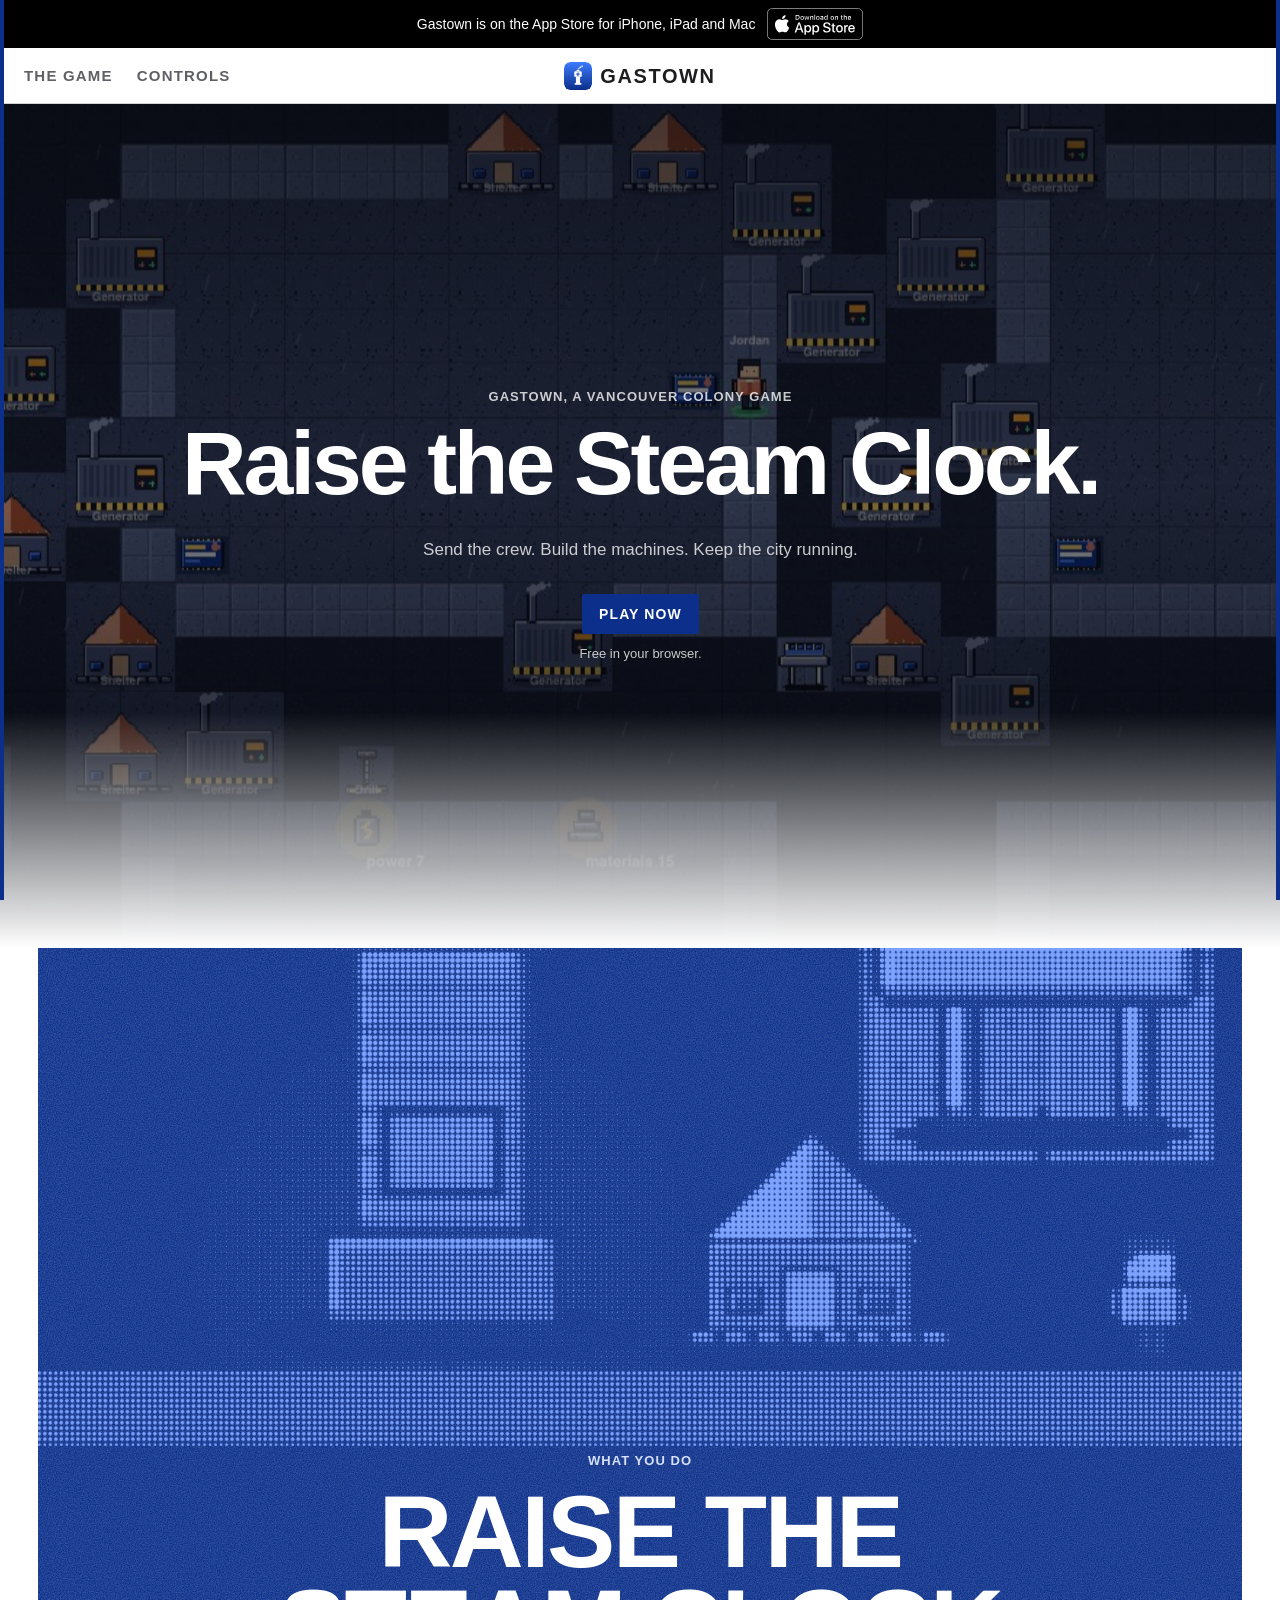
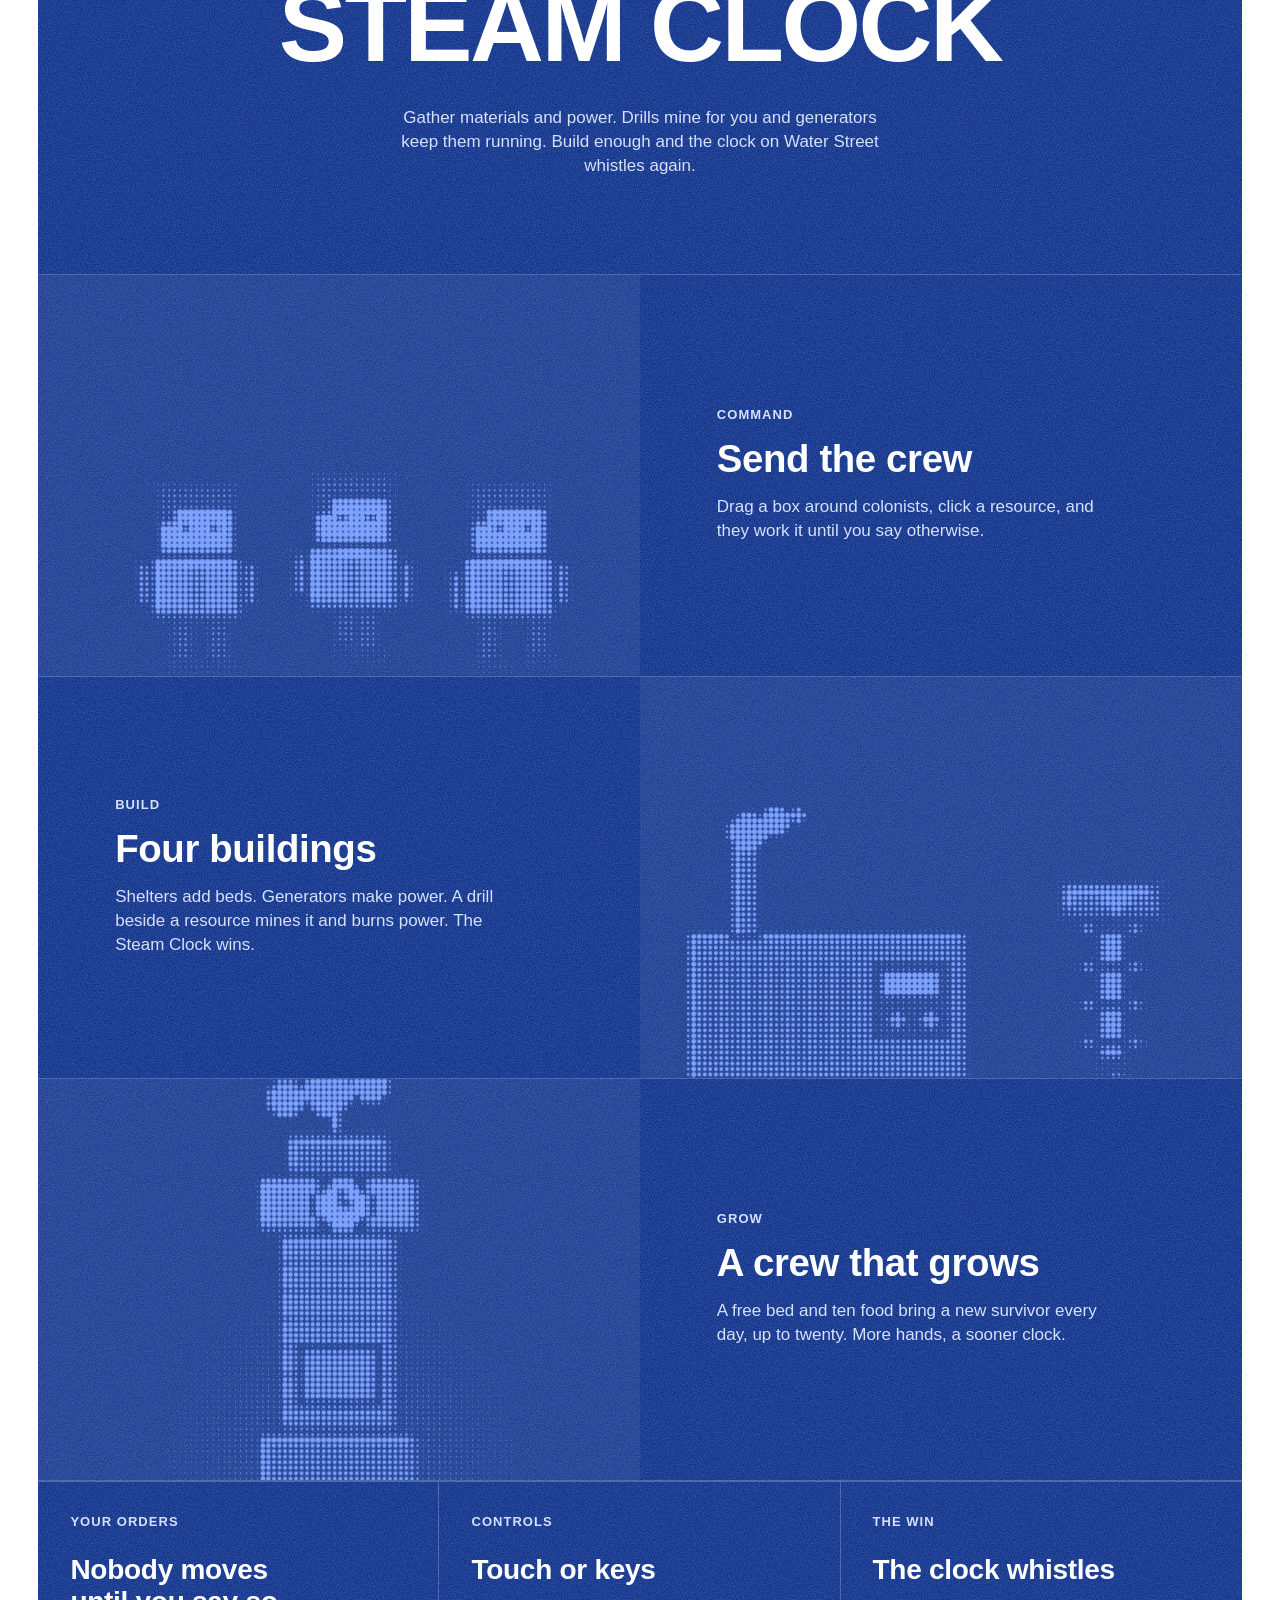
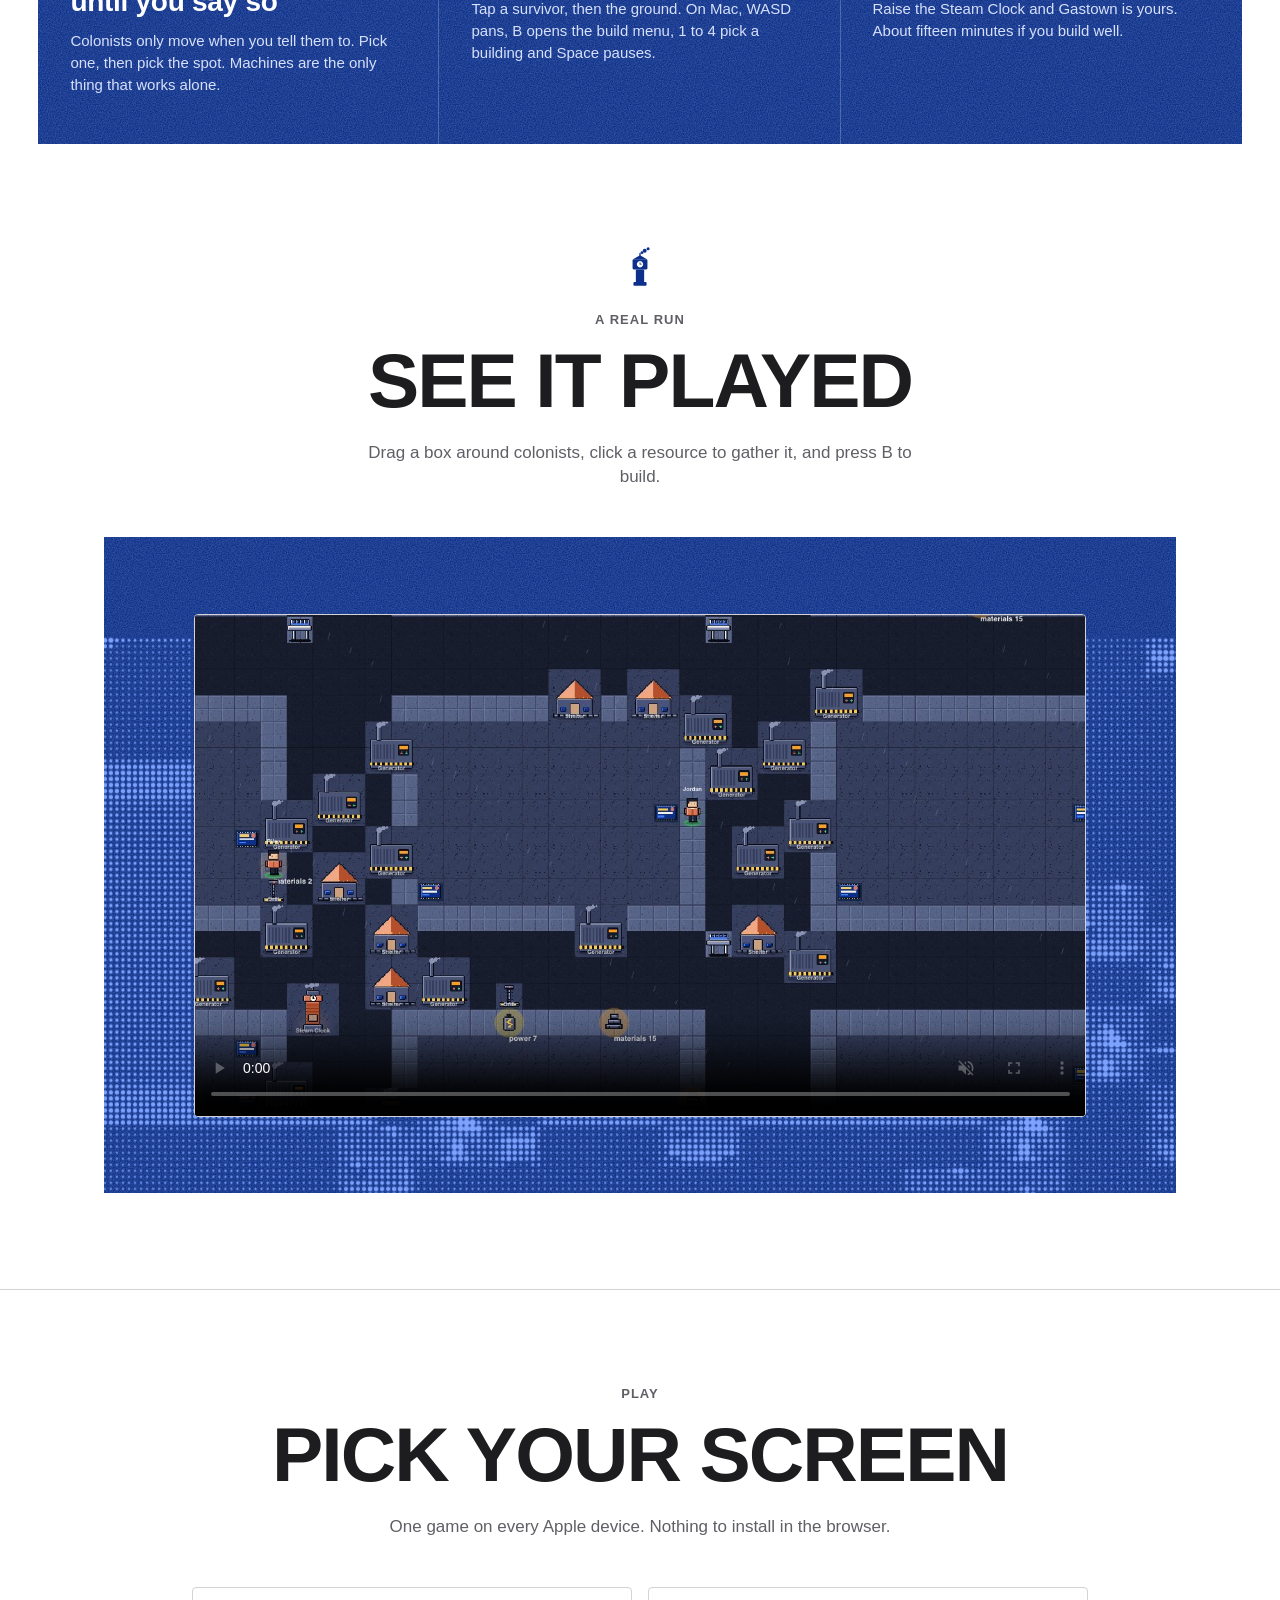
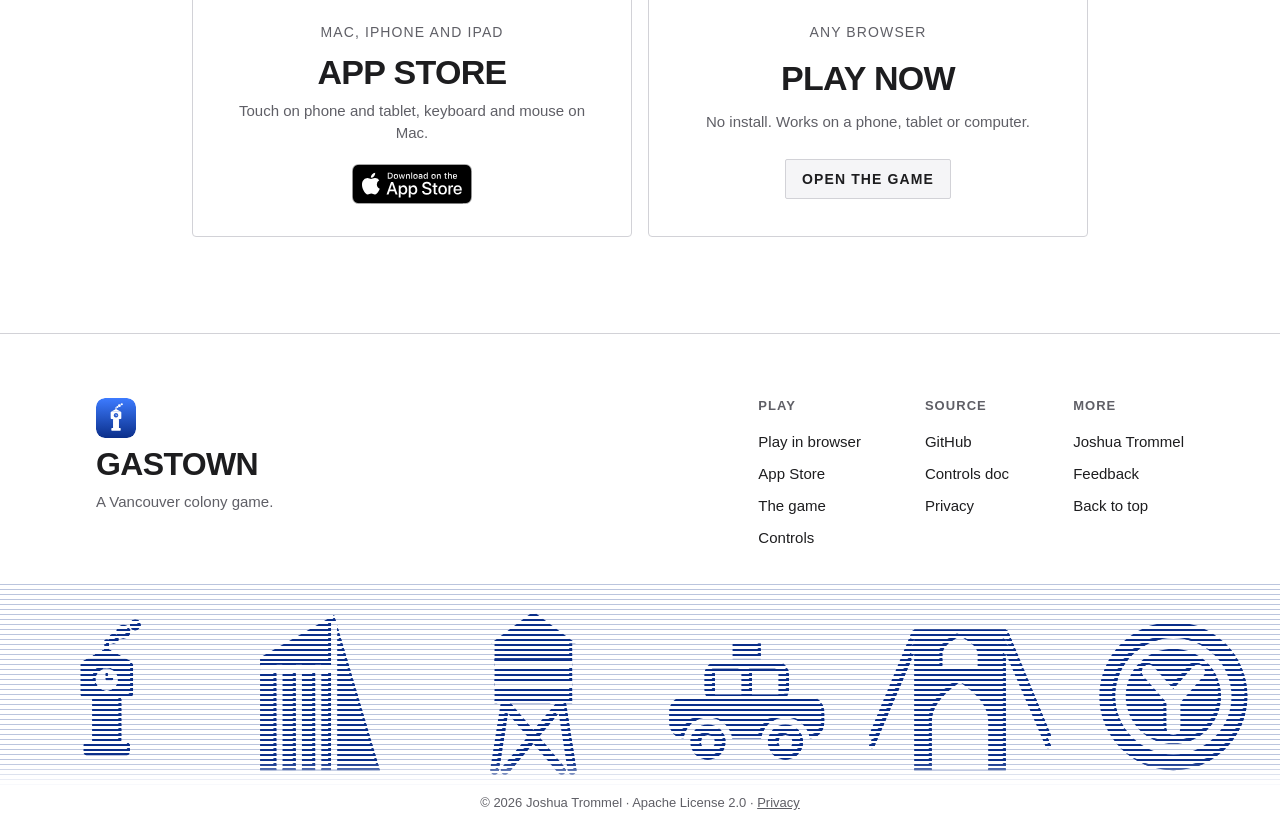
<file: landing/index.html>
<!DOCTYPE html>
<html lang="en">
<head>
<meta charset="UTF-8">
<meta name="viewport" content="width=device-width, initial-scale=1.0, viewport-fit=cover">
<title>Gastown. A Vancouver colony game.</title>
<meta name="description" content="Lead a small crew through rainy Vancouver. Send them to work, build drills and generators that run on their own, and raise the Gastown Steam Clock. On Mac, iPhone and iPad, and in your browser.">
<meta name="theme-color" content="#ffffff" media="(prefers-color-scheme: light)">
<meta name="theme-color" content="#05070d" media="(prefers-color-scheme: dark)">
<link rel="canonical" href="https://gastown.jaybulb.com/">
<link rel="icon" href="favicon.svg" type="image/svg+xml">
<link rel="apple-touch-icon" href="apple-touch-icon.png">
<meta property="og:type" content="website">
<meta property="og:site_name" content="Gastown">
<meta property="og:title" content="Gastown. A Vancouver colony game.">
<meta property="og:description" content="Lead a small crew through rainy Vancouver. Build machines that run on their own and raise the Steam Clock.">
<meta property="og:url" content="https://gastown.jaybulb.com/">
<meta property="og:image" content="https://gastown.jaybulb.com/og.png">
<meta name="twitter:card" content="summary_large_image">
<meta name="twitter:image" content="https://gastown.jaybulb.com/og.png">
<meta name="apple-itunes-app" content="app-id=6782618198">
<link rel="stylesheet" href="tokens.css">
<link rel="stylesheet" href="landing.css">
<script src="landing.js" defer></script>
</head>
<body>

<aside aria-label="App Store"><a class="store-bar" href="https://apps.apple.com/app/id6782618198"><span>Gastown is on the App Store for iPhone, iPad and Mac</span><img src="app-store.svg" alt="Download on the App Store" width="105" height="35"></a></aside>

<header class="nav" aria-label="Site">
  <nav class="nav-links" aria-label="Main">
    <a href="#features">The game</a>
    <a href="#controls">Controls</a>
  </nav>
  <a class="nav-brand" href="#top" aria-label="Gastown home"><img src="icon.svg" alt="" width="28" height="28"><span>Gastown</span></a>
  <div class="nav-end">
    <a class="btn btn-solid" href="app/">Play now</a>
  </div>
</header>

<!-- Art: halftone dot masks drawn from the game's own sprites and frames by scripts/gen_landing_art.py. No outside photos. -->
<main id="top">
<section class="hero" id="hero">
  <div class="hero-bg" aria-hidden="true">
    <video class="hero-video" src="hero.mp4" poster="hero-poster.jpg" autoplay muted loop playsinline preload="auto" data-parallax="0.35"></video>
  </div>
  <div class="wrap center hero-copy" data-parallax="0.3" data-fade>
    <p class="label">Gastown, a Vancouver colony game</p>
    <h1 class="hero-h1">Raise the Steam Clock.</h1>
    <p class="lead">Send the crew. Build the machines. Keep the city running.</p>
    <div class="cta">
      <a class="btn btn-solid" href="app/">Play now</a>
    </div>
    <p class="fine">Free in your browser.</p>
  </div>
</section>

<section class="band" id="features">
  <div class="band-head">
    <div class="art band-art" style="--img: url(art/band.png)" aria-hidden="true" data-parallax-art="0.2"></div>
    <div class="band-copy reveal">
      <p class="label">What you do</p>
      <h2>Raise the Steam Clock</h2>
      <p>Gather materials and power. Drills mine for you and generators keep them running. Build enough and the clock on Water Street whistles again.</p>
    </div>
  </div>
  <div class="frows">
    <article class="frow reveal"><div class="art" style="--img: url(art/crew.png)" aria-hidden="true" data-parallax-art="0.14"></div><div><p class="label">Command</p><h3>Send the crew</h3><p>Drag a box around colonists, click a resource, and they work it until you say otherwise.</p></div></article>
    <article class="frow reveal"><div class="art" style="--img: url(art/machines.png)" aria-hidden="true" data-parallax-art="0.14"></div><div><p class="label">Build</p><h3>Four buildings</h3><p>Shelters add beds. Generators make power. A drill beside a resource mines it and burns power. The Steam Clock wins.</p></div></article>
    <article class="frow reveal"><div class="art" style="--img: url(art/clock.png)" aria-hidden="true" data-parallax-art="0.14"></div><div><p class="label">Grow</p><h3>A crew that grows</h3><p>A free bed and ten food bring a new survivor every day, up to twenty. More hands, a sooner clock.</p></div></article>
  </div>
  <div class="cells" id="controls">
    <article class="cell reveal"><p class="label">Your orders</p><h3>Nobody moves until you say so</h3><p>Colonists only move when you tell them to. Pick one, then pick the spot. Machines are the only thing that works alone.</p></article>
    <article class="cell reveal"><p class="label">Controls</p><h3>Touch or keys</h3><p>Tap a survivor, then the ground. On Mac, WASD pans, B opens the build menu, 1 to 4 pick a building and Space pauses.</p></article>
    <article class="cell reveal"><p class="label">The win</p><h3>The clock whistles</h3><p>Raise the Steam Clock and Gastown is yours. About fifteen minutes if you build well.</p></article>
  </div>
</section>

<section class="sec field" id="film">
  <div class="wrap center">
    <div class="reveal">
      <i class="wing" aria-hidden="true"></i>
      <p class="label">A real run</p>
      <h2>See it played</h2>
      <p class="body">Drag a box around colonists, click a resource to gather it, and press B to build.</p>
    </div>
    <div class="stage film-stage reveal">
      <div class="art stage-art" style="--img: url(art/film.png)" aria-hidden="true" data-parallax-art="0.18"></div>
      <figure class="film">
        <video src="hero.mp4" poster="hero-poster.jpg" autoplay muted loop playsinline controls preload="metadata" aria-label="A real playthrough: drag a box around colonists, click a resource to gather, press B to build."></video>
      </figure>
    </div>
  </div>
</section>

<section class="sec plats" id="play">
  <div class="wrap center">
    <p class="label reveal">Play</p>
    <h2 class="reveal">Pick your screen</h2>
    <p class="body reveal">One game on every Apple device. Nothing to install in the browser.</p>
    <div class="plat-row">
      <div class="reveal"><small>Mac, iPhone and iPad</small><b>App Store</b><p>Touch on phone and tablet, keyboard and mouse on Mac.</p><a class="store-badge" href="https://apps.apple.com/app/id6782618198"><img src="app-store.svg" alt="Download on the App Store" width="150" height="50"></a></div>
      <div class="reveal"><small>Any browser</small><b>Play now</b><p>No install. Works on a phone, tablet or computer.</p><a class="btn btn-ghost" href="app/">Open the game</a></div>
    </div>
  </div>
</section>
</main>

<footer class="foot" id="footer">
  <div class="foot-top">
    <div class="foot-brand"><img src="icon.svg" alt="" width="40" height="40"><b>Gastown</b><p>A Vancouver colony game.</p></div>
    <nav class="foot-cols" aria-label="Footer">
      <div><p class="label">Play</p><a href="app/">Play in browser</a><a href="https://apps.apple.com/app/id6782618198">App Store</a><a href="#features">The game</a><a href="#controls">Controls</a></div>
      <div><p class="label">Source</p><a href="https://github.com/nulljosh/gastown">GitHub</a><a href="https://github.com/nulljosh/gastown/blob/main/docs/CONTROLS.md">Controls doc</a><a href="privacy.html">Privacy</a></div>
      <div><p class="label">More</p><a href="https://jaybulb.com">Joshua Trommel</a><a href="mailto:trommatic@icloud.com?subject=Gastown">Feedback</a><a href="#top">Back to top</a></div>
    </nav>
  </div>
  <div class="word-band" aria-hidden="true"><canvas class="word-canvas"></canvas></div>
  <p class="legal">&copy; 2026 Joshua Trommel &middot; Apache License 2.0 &middot; <a href="privacy.html">Privacy</a></p>
</footer>

<script src="footer-band.js" defer></script>
</body>
</html>
</file>
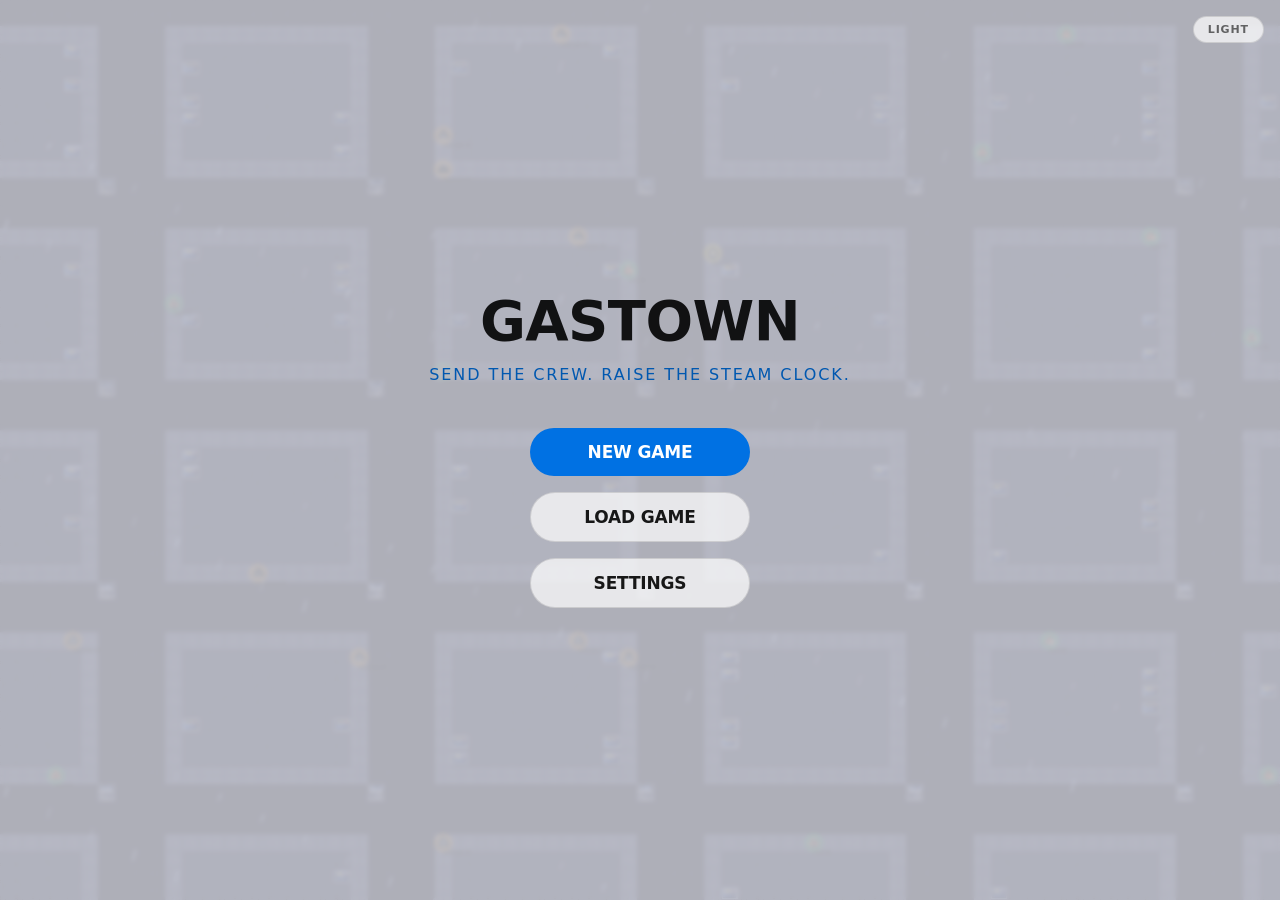
<file: web/index.html>
<!DOCTYPE html>
<html lang="en">
<head>
    <meta charset="UTF-8">
    <meta name="viewport" content="width=device-width, initial-scale=1.0, user-scalable=no">
<meta name="theme-color" content="#0b2f8a">
    <meta name="apple-mobile-web-app-capable" content="yes">
    <meta name="apple-mobile-web-app-status-bar-style" content="black-translucent">
    <title>Gastown</title>
    <link rel="icon" href="icon.svg" type="image/svg+xml">
    <link rel="stylesheet" href="style.css">
    <style>.embed .menu-title,.embed .menu-subtitle{display:none}</style>
    <script>if(/[?&]embed\b/.test(location.search))document.documentElement.classList.add('embed')</script>
</head>
<body>
    <canvas id="game"></canvas>

    <div id="menu">
        <button class="theme-toggle" id="menu-theme" type="button">Theme</button>
        <div class="menu-title">GASTOWN</div>
        <div class="menu-subtitle">Send the crew. Raise the Steam Clock.</div>
        <button class="menu-btn" id="menu-new">NEW GAME</button>
        <button class="menu-btn menu-btn-soft" id="menu-load">LOAD GAME</button>
        <button class="menu-btn menu-btn-soft" id="menu-settings">SETTINGS</button>
        <div class="menu-panel" id="menu-panel-load" hidden>
            <div id="menu-slots"></div>
        </div>
        <div class="menu-panel" id="menu-panel-settings" hidden>
            <div class="menu-load-title">DIFFICULTY</div>
            <div class="difficulty-picker" id="difficulty-picker">
                <button class="diff-btn" data-diff="easy">EASY</button>
                <button class="diff-btn" data-diff="medium">MEDIUM</button>
                <button class="diff-btn" data-diff="hard">HARD</button>
            </div>
            <div class="menu-load-title">HOW TO PLAY</div>
            <div class="howto">
                <div><b>Click</b> a survivor, or <b>drag a box</b> around a few</div>
                <div><b>Click the ground</b> to send them there</div>
                <div><b>Click a resource</b> and they work it until you say otherwise</div>
                <div><b>B</b> opens the build menu, <b>1-4</b> picks a building</div>
                <div><b>WASD</b> pans, <b>scroll</b> zooms, <b>Esc</b> deselects</div>
                <div>Generators make power. Drills on a resource burn power to mine it.</div>
                <div>Shelters add beds. A bed and 10 food brings a survivor each day.</div>
                <div>Win: raise the Beacon.</div>
            </div>
        </div>
    </div>

    <div id="hud">
        <div id="resource-bar"></div>
        <div id="build-menu"></div>
        <div id="colonist-panel"></div>
        <div id="game-log"></div>
        <div id="time-display"></div>
        <div id="minimap-container">
            <canvas id="minimap" width="150" height="150"></canvas>
        </div>
    </div>

    <div id="pause-overlay"></div>
    <div id="save-indicator">SAVED</div>
    <div id="settings-overlay"></div>
    <div id="tutorial-overlay"></div>

    <script type="module" src="js/main.js"></script>
    <script type="module" src="js/webmcp.js"></script>
</body>
</html>
</file>
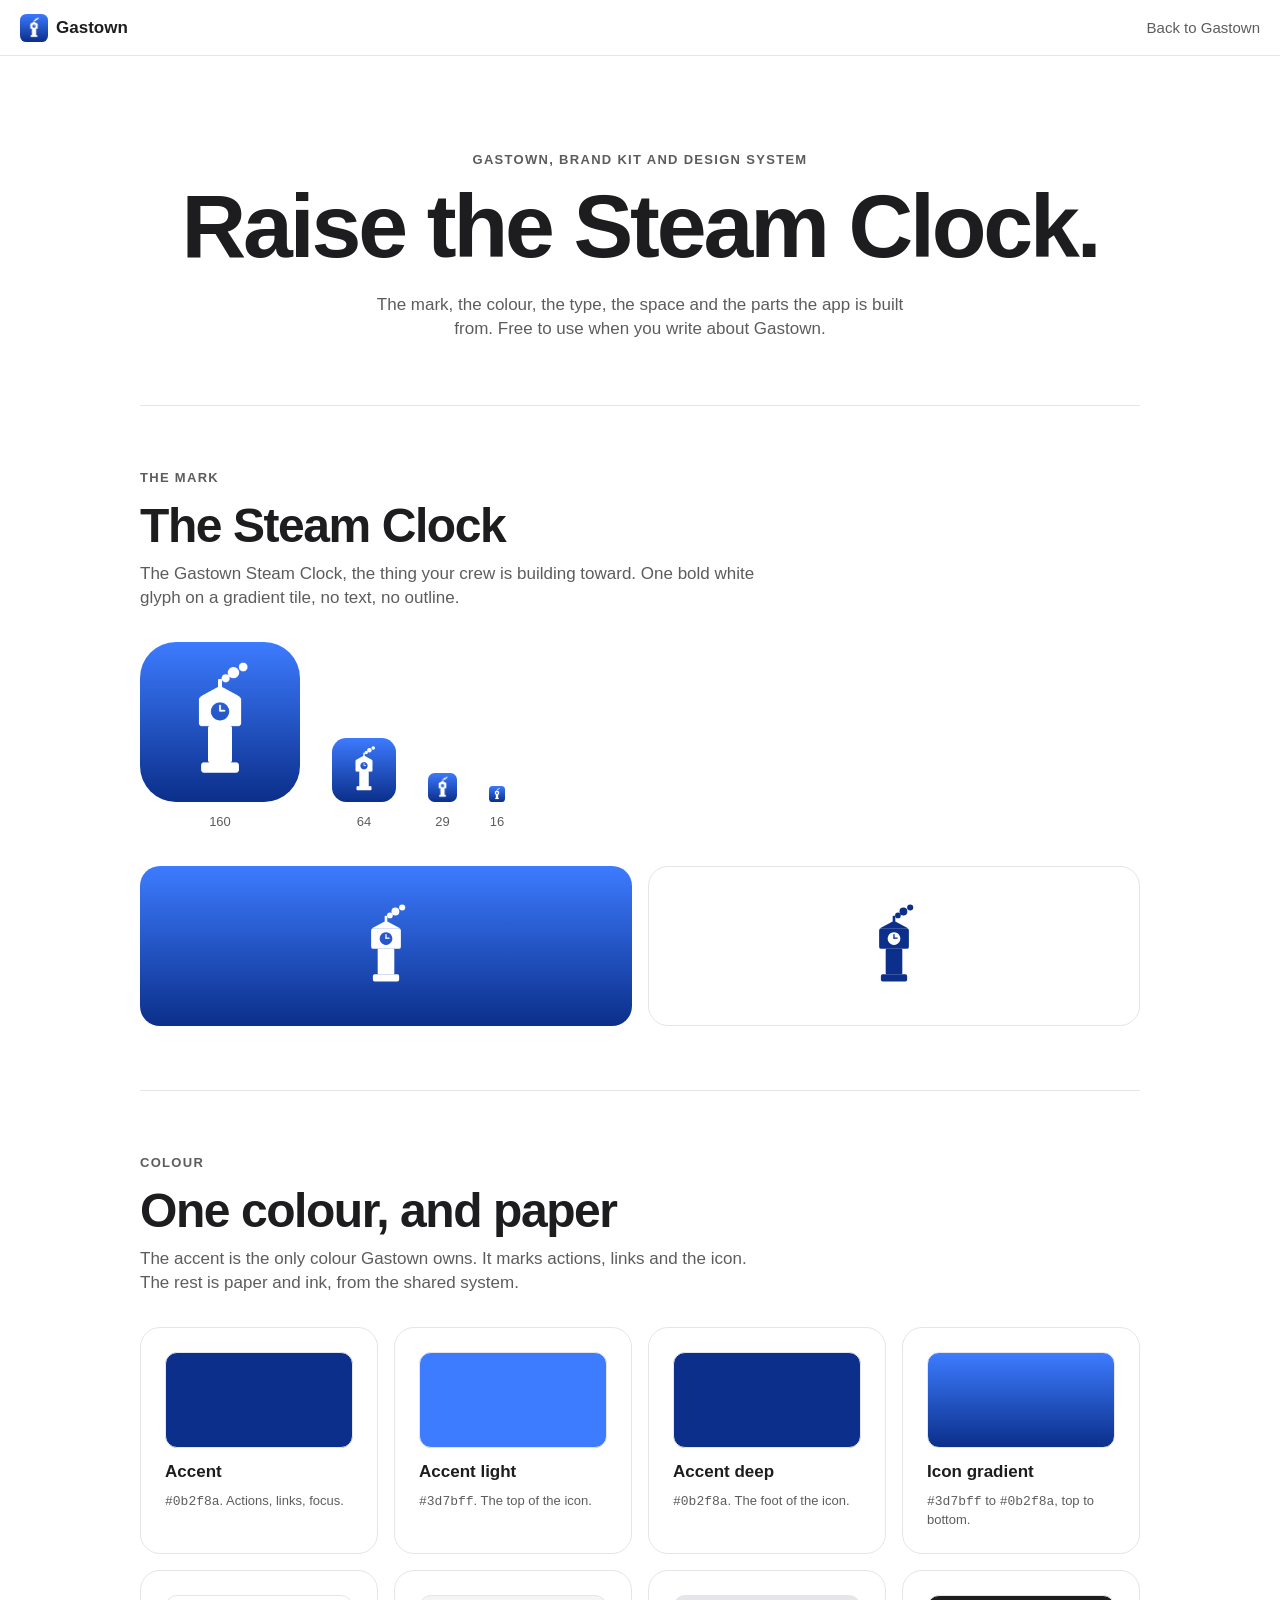
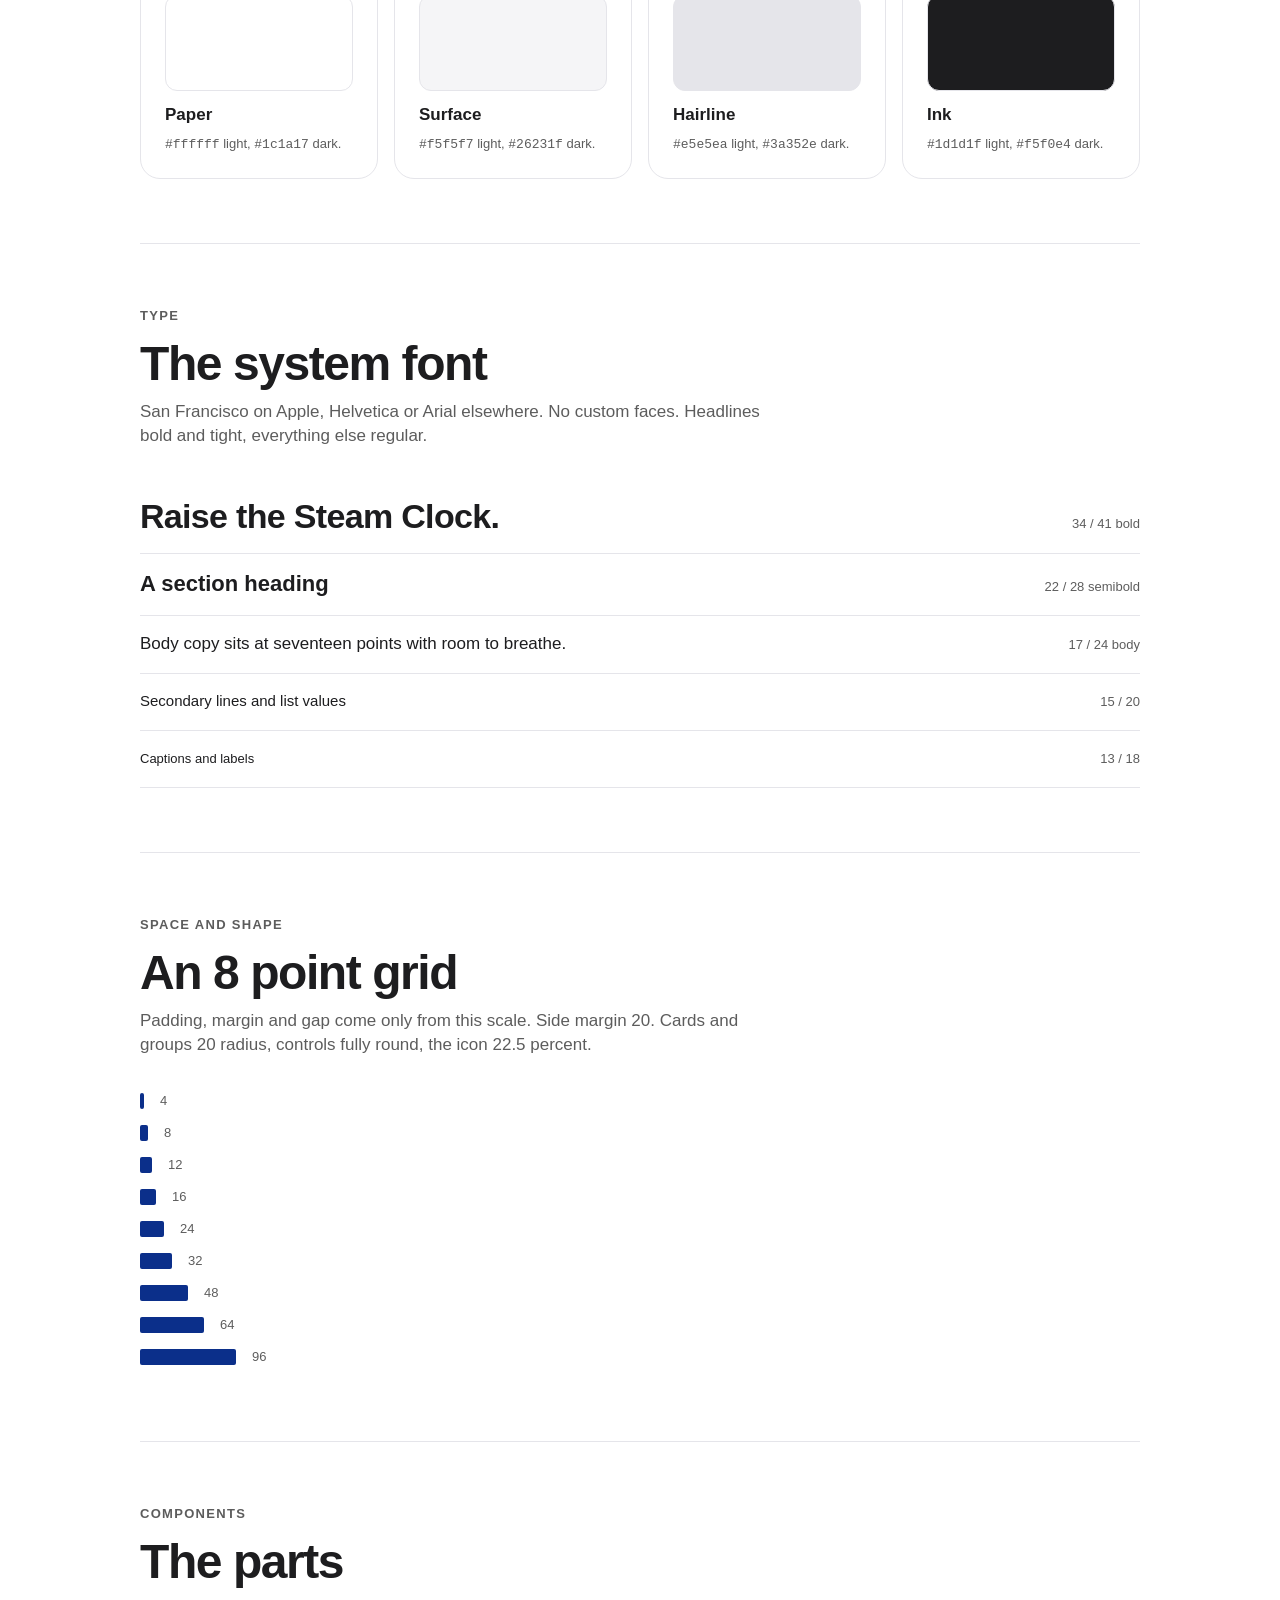
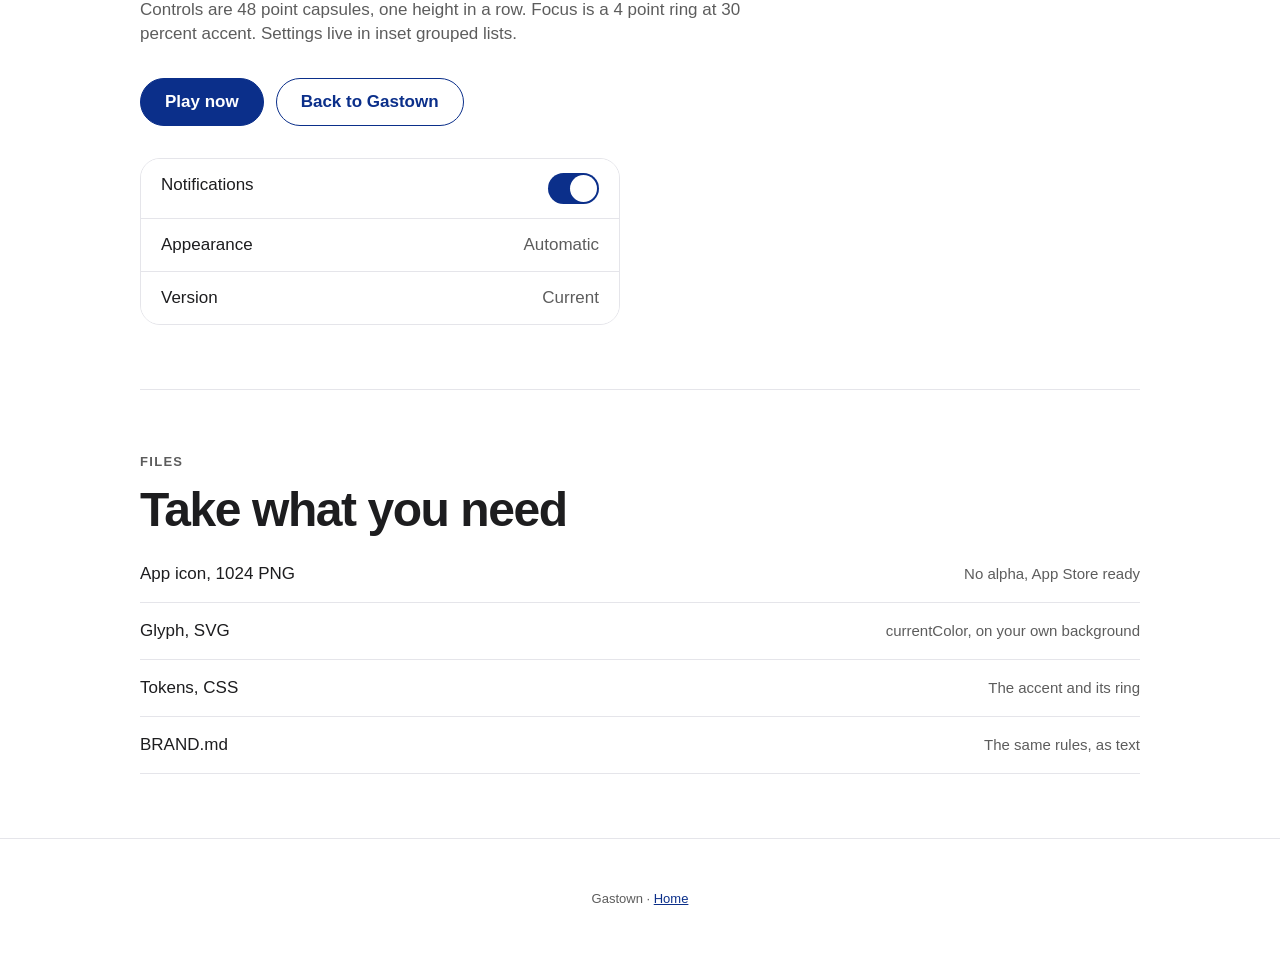
<file: landing/brand/index.html>
<!doctype html>
<html lang="en">
<head>
<meta charset="utf-8">
<meta name="viewport" content="width=device-width, initial-scale=1">
<title>Gastown brand kit</title>
<meta name="description" content="Gastown's mark, colour, type, space and components, in one page.">
<meta name="theme-color" content="#ffffff">
<link rel="icon" href="icon-1024.png">
<style>
@import url("https://jaybulb.com/tokens.css");
@import url("tokens.css");
/* written by make_brand_page.py; white paper in light mode, the shared tokens in dark */
@media (prefers-color-scheme: light) { :root { --color-bg: #fff; --color-bg2: #f5f5f7; --color-hairline: #e5e5ea; } }
:root { --a: #0b2f8a; --a-light: #3d7bff; --a-deep: #0b2f8a; --a-solid: #0b2f8a; --a-link: #0b2f8a; --ink: var(--color-text, #1d1d1f); --paper: var(--color-bg, #fff); --surface: var(--color-bg2, #f5f5f7); --line: var(--color-hairline, #e5e5ea); --sub: var(--color-secondary, rgba(0,0,0,.64)); }
@media (prefers-color-scheme: dark) { :root { --a-link: #3d7bff; } }
* { box-sizing: border-box; margin: 0; padding: 0; }
body { font-family: -apple-system, BlinkMacSystemFont, "SF Pro Text", "Helvetica Neue", Helvetica, Arial, sans-serif; font-size: 17px; line-height: 24px; color: var(--ink); background: var(--paper); -webkit-font-smoothing: antialiased; }
a { color: var(--a-link); }
.wrap { max-width: 1040px; margin: 0 auto; padding: 0 20px; }
.nav { position: sticky; top: 0; z-index: 5; display: flex; align-items: center; justify-content: space-between; height: 56px; padding: 0 20px; background: color-mix(in srgb, var(--paper) 88%, transparent); backdrop-filter: blur(16px); -webkit-backdrop-filter: blur(16px); border-bottom: 1px solid var(--line); }
.nav a { display: flex; align-items: center; gap: 8px; font-weight: 700; color: var(--ink); text-decoration: none; }
.nav img { width: 28px; height: 28px; border-radius: 22.5%; }
.nav .back { font-weight: 500; color: var(--sub); font-size: 15px; }
.label { font-size: 13px; line-height: 16px; font-weight: 600; letter-spacing: .1em; text-transform: uppercase; color: var(--sub); margin-bottom: 16px; }
header { padding: 96px 0 64px; text-align: center; }
h1 { font-size: clamp(44px, 7vw, 96px); line-height: .95; font-weight: 700; letter-spacing: -.035em; text-wrap: balance; }
header p:last-child { max-width: 560px; margin: 24px auto 0; color: var(--sub); }
section { padding: 64px 0; border-top: 1px solid var(--line); }
h2 { font-size: clamp(32px, 4vw, 48px); line-height: 1; font-weight: 700; letter-spacing: -.03em; margin-bottom: 12px; }
.intro { color: var(--sub); max-width: 620px; margin-bottom: 32px; }
.grid { display: grid; gap: 16px; grid-template-columns: repeat(auto-fill, minmax(200px, 1fr)); }
.card { border: 1px solid var(--line); border-radius: 20px; padding: 24px; background: var(--paper); }
.card small { display: block; color: var(--sub); font-size: 13px; line-height: 18px; margin-top: 8px; }
code { font: 13px/18px ui-monospace, SFMono-Regular, Menlo, monospace; }
.marks { display: flex; flex-wrap: wrap; align-items: flex-end; gap: 32px; }
.marks figure { text-align: center; }
.marks img { display: block; border-radius: 22.5%; margin: 0 auto 8px; }
.marks figcaption { font-size: 13px; color: var(--sub); }
.mark-on { display: grid; grid-template-columns: 1fr 1fr; gap: 16px; margin-top: 32px; }
.mark-on div { height: 160px; border-radius: 20px; display: grid; place-items: center; border: 1px solid var(--line); }
.mark-on i { display: block; width: 112px; height: 112px; background: currentColor; -webkit-mask: url(mark.svg) center / contain no-repeat; mask: url(mark.svg) center / contain no-repeat; }
.mark-on .on-accent { background: linear-gradient(var(--a-light), var(--a-deep)); color: #fff; border: 0; }
.mark-on .on-paper { color: var(--a-link); }
.sw { height: 96px; border-radius: 12px; margin-bottom: 12px; border: 1px solid var(--line); }
.type p { border-bottom: 1px solid var(--line); padding: 16px 0; display: flex; justify-content: space-between; align-items: baseline; gap: 16px; }
.type p span:last-child { color: var(--sub); font-size: 13px; white-space: nowrap; }
.t34 { font-size: 34px; line-height: 41px; font-weight: 700; letter-spacing: -.02em; } .t22 { font-size: 22px; line-height: 28px; font-weight: 600; } .t15 { font-size: 15px; line-height: 20px; } .t13 { font-size: 13px; line-height: 18px; }
.space div { display: flex; align-items: center; gap: 16px; margin-bottom: 8px; font-size: 13px; color: var(--sub); }
.space b { display: block; height: 16px; background: var(--a); border-radius: 2px; }
.row { display: flex; flex-wrap: wrap; gap: 12px; align-items: center; }
.btn { height: 48px; padding: 0 24px; border-radius: 999px; display: inline-flex; align-items: center; font-weight: 600; font-size: 17px; text-decoration: none; border: 1px solid var(--a-solid); white-space: nowrap; }
.btn-solid { background: var(--a-solid); color: #ffffff; }
.btn-ghost { background: var(--paper); color: var(--a-link); border-color: var(--a-link); }
.btn:focus-visible { outline: 4px solid color-mix(in srgb, var(--a) 30%, transparent); outline-offset: 2px; }
.list { margin-top: 32px; border: 1px solid var(--line); border-radius: 20px; overflow: hidden; max-width: 480px; }
.list div { display: flex; justify-content: space-between; padding: 14px 20px; border-bottom: 1px solid var(--line); background: var(--paper); }
.list div:last-child { border-bottom: 0; }
.list span:last-child { color: var(--sub); }
.tog { width: 51px; height: 31px; border-radius: 999px; background: var(--a-solid); position: relative; }
.tog::after { content: ""; position: absolute; top: 2px; right: 2px; width: 27px; height: 27px; border-radius: 50%; background: #fff; }
.files a { display: flex; justify-content: space-between; gap: 16px; padding: 16px 0; border-bottom: 1px solid var(--line); color: var(--ink); text-decoration: none; }
.files a span:last-child { color: var(--sub); font-size: 15px; text-align: right; }
.files a:hover span:first-child { color: var(--a-link); }
footer { padding: 48px 0; text-align: center; font-size: 13px; color: var(--sub); border-top: 1px solid var(--line); }
@media (max-width: 600px) { .mark-on { grid-template-columns: 1fr; } .type p { flex-direction: column; gap: 4px; } }
</style>
</head>
<body>
<nav class="nav" aria-label="Main"><a href="/"><img src="icon-1024.png" alt="">Gastown</a><a class="back" href="/">Back to Gastown</a></nav>
<main class="wrap">
  <header>
    <p class="label">Gastown, brand kit and design system</p>
    <h1>Raise the Steam Clock.</h1>
    <p>The mark, the colour, the type, the space and the parts the app is built from. Free to use when you write about Gastown.</p>
  </header>

  <section aria-labelledby="mark-h">
    <p class="label">The mark</p>
    <h2 id="mark-h">The Steam Clock</h2>
    <p class="intro">The Gastown Steam Clock, the thing your crew is building toward. One bold white glyph on a gradient tile, no text, no outline.</p>
    <div class="marks">
      <figure><img src="icon-1024.png" width="160" height="160" alt="The Gastown icon at 160 pixels"><figcaption>160</figcaption></figure>
      <figure><img src="icon-1024.png" width="64" height="64" alt="The Gastown icon at 64 pixels"><figcaption>64</figcaption></figure>
      <figure><img src="icon-1024.png" width="29" height="29" alt="The Gastown icon at 29 pixels"><figcaption>29</figcaption></figure>
      <figure><img src="icon-1024.png" width="16" height="16" alt="The Gastown icon at 16 pixels"><figcaption>16</figcaption></figure>
    </div>
    <div class="mark-on">
      <div class="on-accent"><i role="img" aria-label="The glyph on the gradient tile"></i></div>
      <div class="on-paper"><i role="img" aria-label="The glyph in the accent on paper"></i></div>
    </div>
  </section>

  <section aria-labelledby="colour-h">
    <p class="label">Colour</p>
    <h2 id="colour-h">One colour, and paper</h2>
    <p class="intro">The accent is the only colour Gastown owns. It marks actions, links and the icon. The rest is paper and ink, from the shared system.</p>
    <div class="grid">
      <div class="card"><div class="sw" style="background:#0b2f8a"></div><b>Accent</b><small><code>#0b2f8a</code>. Actions, links, focus.</small></div>
      <div class="card"><div class="sw" style="background:#3d7bff"></div><b>Accent light</b><small><code>#3d7bff</code>. The top of the icon.</small></div>
      <div class="card"><div class="sw" style="background:#0b2f8a"></div><b>Accent deep</b><small><code>#0b2f8a</code>. The foot of the icon.</small></div>
      <div class="card"><div class="sw" style="background:linear-gradient(#3d7bff,#0b2f8a)"></div><b>Icon gradient</b><small><code>#3d7bff</code> to <code>#0b2f8a</code>, top to bottom.</small></div>
      <div class="card"><div class="sw" style="background:#fff"></div><b>Paper</b><small><code>#ffffff</code> light, <code>#1c1a17</code> dark.</small></div>
      <div class="card"><div class="sw" style="background:#f5f5f7"></div><b>Surface</b><small><code>#f5f5f7</code> light, <code>#26231f</code> dark.</small></div>
      <div class="card"><div class="sw" style="background:#e5e5ea"></div><b>Hairline</b><small><code>#e5e5ea</code> light, <code>#3a352e</code> dark.</small></div>
      <div class="card"><div class="sw" style="background:#1d1d1f"></div><b>Ink</b><small><code>#1d1d1f</code> light, <code>#f5f0e4</code> dark.</small></div>
    </div>
  </section>

  <section aria-labelledby="type-h">
    <p class="label">Type</p>
    <h2 id="type-h">The system font</h2>
    <p class="intro">San Francisco on Apple, Helvetica or Arial elsewhere. No custom faces. Headlines bold and tight, everything else regular.</p>
    <div class="type">
      <p><span class="t34">Raise the Steam Clock.</span><span>34 / 41 bold</span></p>
      <p><span class="t22">A section heading</span><span>22 / 28 semibold</span></p>
      <p><span>Body copy sits at seventeen points with room to breathe.</span><span>17 / 24 body</span></p>
      <p><span class="t15">Secondary lines and list values</span><span>15 / 20</span></p>
      <p><span class="t13">Captions and labels</span><span>13 / 18</span></p>
    </div>
  </section>

  <section aria-labelledby="space-h">
    <p class="label">Space and shape</p>
    <h2 id="space-h">An 8 point grid</h2>
    <p class="intro">Padding, margin and gap come only from this scale. Side margin 20. Cards and groups 20 radius, controls fully round, the icon 22.5 percent.</p>
    <div class="space">
      <div><b style="width:4px"></b>4</div><div><b style="width:8px"></b>8</div><div><b style="width:12px"></b>12</div><div><b style="width:16px"></b>16</div>
      <div><b style="width:24px"></b>24</div><div><b style="width:32px"></b>32</div><div><b style="width:48px"></b>48</div><div><b style="width:64px"></b>64</div><div><b style="width:96px"></b>96</div>
    </div>
  </section>

  <section aria-labelledby="parts-h">
    <p class="label">Components</p>
    <h2 id="parts-h">The parts</h2>
    <p class="intro">Controls are 48 point capsules, one height in a row. Focus is a 4 point ring at 30 percent accent. Settings live in inset grouped lists.</p>
    <div class="row">
      <a class="btn btn-solid" href="/app/">Play now</a>
      <a class="btn btn-ghost" href="/">Back to Gastown</a>
    </div>
    <div class="list" aria-hidden="true">
      <div><span>Notifications</span><span class="tog"></span></div>
      <div><span>Appearance</span><span>Automatic</span></div>
      <div><span>Version</span><span>Current</span></div>
    </div>
  </section>

  <section aria-labelledby="files-h">
    <p class="label">Files</p>
    <h2 id="files-h">Take what you need</h2>
    <div class="files">
      <a href="icon-1024.png" download><span>App icon, 1024 PNG</span><span>No alpha, App Store ready</span></a>
      <a href="mark.svg" download><span>Glyph, SVG</span><span>currentColor, on your own background</span></a>
      <a href="tokens.css" download><span>Tokens, CSS</span><span>The accent and its ring</span></a>
      <a href="https://github.com/nulljosh/gastown/blob/main/brand/BRAND.md"><span>BRAND.md</span><span>The same rules, as text</span></a>
    </div>
  </section>
</main>
<footer>Gastown &middot; <a href="/">Home</a></footer>
</body>
</html>
</file>
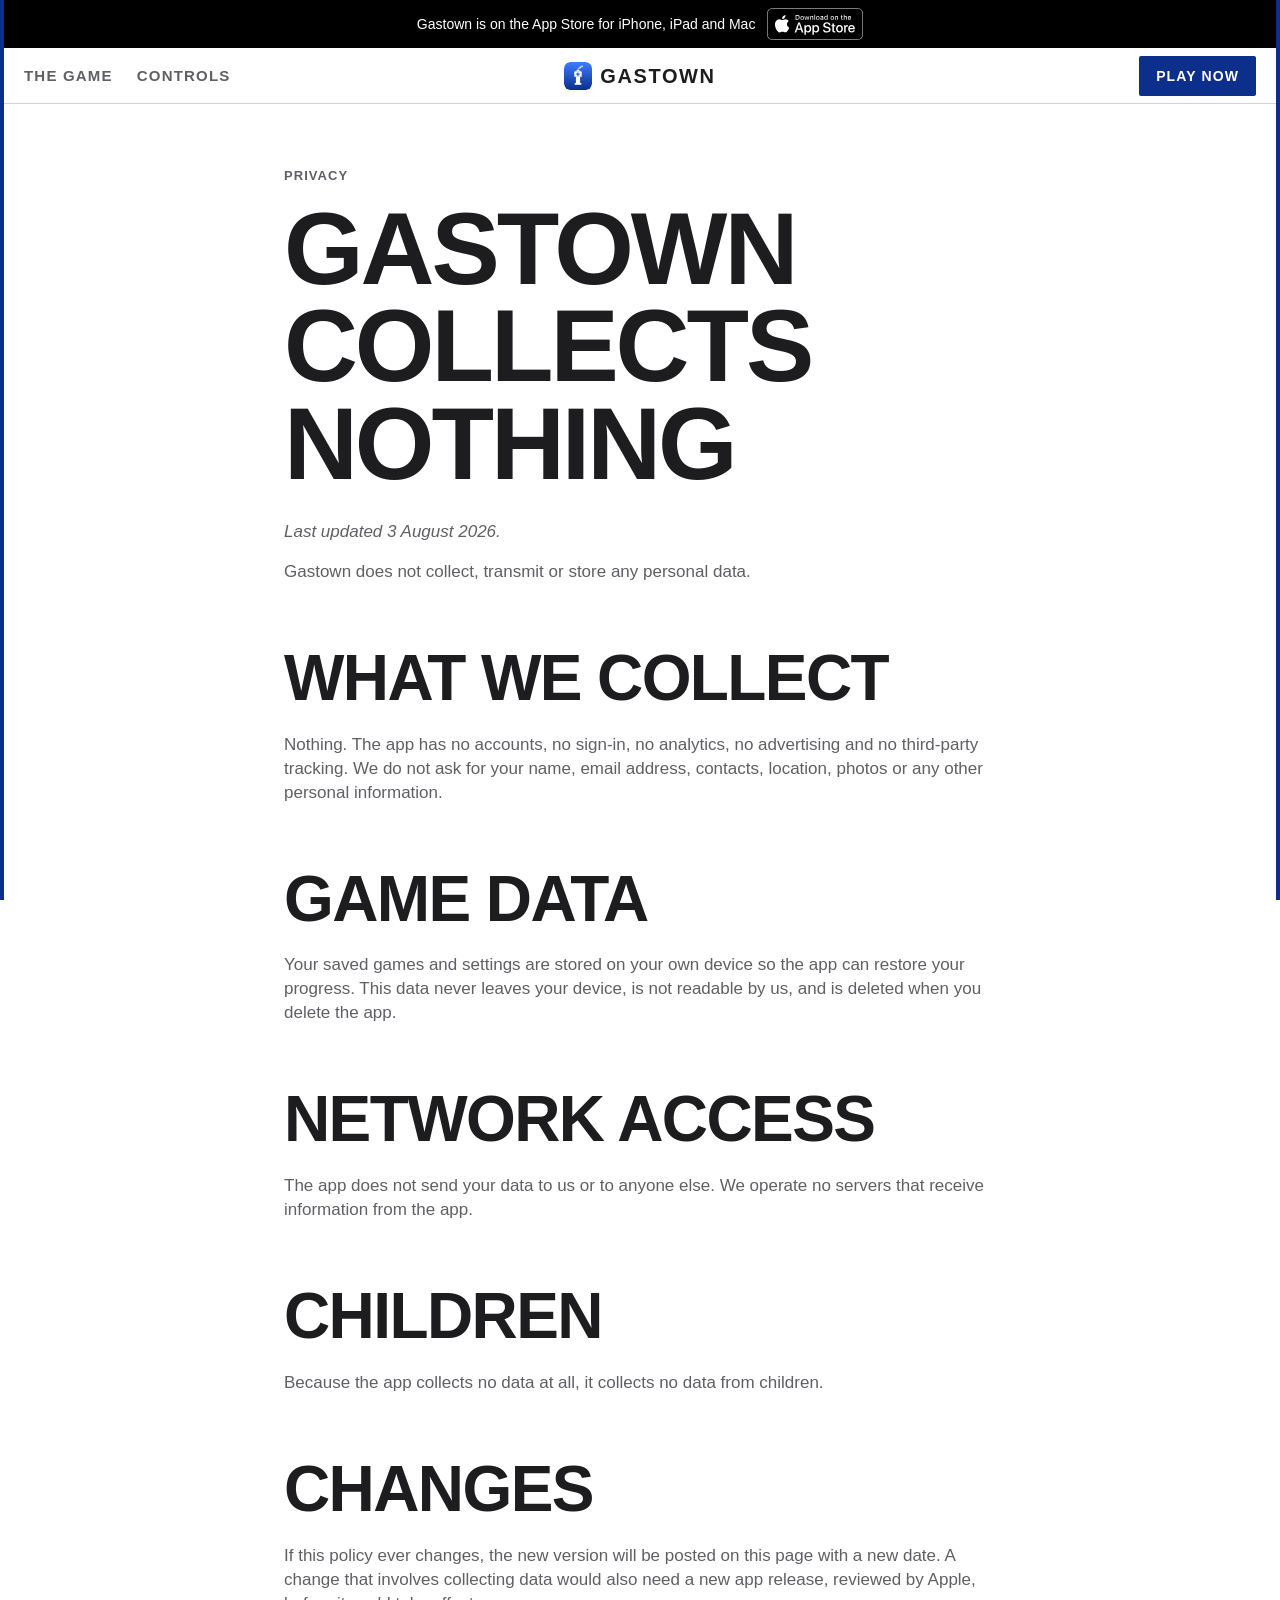
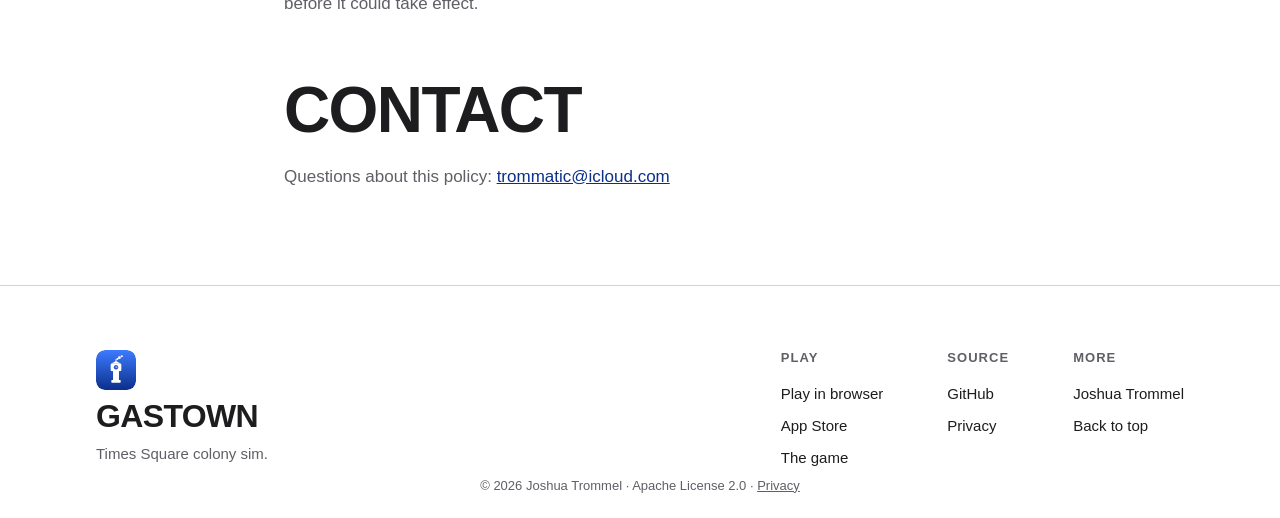
<file: landing/privacy.html>
<!DOCTYPE html>
<html lang="en">
<head>
<meta charset="UTF-8">
<meta name="apple-itunes-app" content="app-id=6782618198">
<meta name="viewport" content="width=device-width, initial-scale=1.0, viewport-fit=cover">
<title>Gastown Privacy</title>
<meta name="description" content="Gastown collects nothing. Your saved games stay on your device.">
<meta name="theme-color" content="#ffffff" media="(prefers-color-scheme: light)">
<meta name="theme-color" content="#05070d" media="(prefers-color-scheme: dark)">
<link rel="canonical" href="https://gastown.jaybulb.com/privacy.html">
<link rel="icon" href="favicon.svg" type="image/svg+xml">
<link rel="apple-touch-icon" href="apple-touch-icon.png">
<link rel="stylesheet" href="tokens.css">
<link rel="stylesheet" href="landing.css">
</head>
<body>

<a class="store-bar" href="https://apps.apple.com/app/id6782618198"><span>Gastown is on the App Store for iPhone, iPad and Mac</span><img src="app-store.svg" alt="Download on the App Store" width="105" height="35"></a>
<header class="nav" aria-label="Site">
  <nav class="nav-links" aria-label="Main">
    <a href="/#features">The game</a>
    <a href="/#controls">Controls</a>
  </nav>
  <a class="nav-brand" href="/" aria-label="Gastown home"><img src="icon.svg" alt="" width="28" height="28"><span>Gastown</span></a>
  <div class="nav-end">
    <a class="btn btn-solid" href="app/">Play now</a>
  </div>
</header>

<main>
<div class="docs privacy">
  <article class="doc">
    <section>
      <p class="label">Privacy</p>
      <h1 class="doc-h1">Gastown collects nothing</h1>
      <p><em>Last updated 3 August 2026.</em></p>
      <p>Gastown does not collect, transmit or store any personal data.</p>
    </section>
    <section>
      <h2>What we collect</h2>
      <p>Nothing. The app has no accounts, no sign-in, no analytics, no advertising and no third-party tracking. We do not ask for your name, email address, contacts, location, photos or any other personal information.</p>
    </section>
    <section>
      <h2>Game data</h2>
      <p>Your saved games and settings are stored on your own device so the app can restore your progress. This data never leaves your device, is not readable by us, and is deleted when you delete the app.</p>
    </section>
    <section>
      <h2>Network access</h2>
      <p>The app does not send your data to us or to anyone else. We operate no servers that receive information from the app.</p>
    </section>
    <section>
      <h2>Children</h2>
      <p>Because the app collects no data at all, it collects no data from children.</p>
    </section>
    <section>
      <h2>Changes</h2>
      <p>If this policy ever changes, the new version will be posted on this page with a new date. A change that involves collecting data would also need a new app release, reviewed by Apple, before it could take effect.</p>
    </section>
    <section>
      <h2>Contact</h2>
      <p>Questions about this policy: <a href="mailto:trommatic@icloud.com">trommatic@icloud.com</a></p>
    </section>
  </article>
</div>
</main>

<footer class="foot" id="footer">
  <div class="foot-top">
    <div class="foot-brand"><img src="icon.svg" alt="" width="40" height="40"><b>Gastown</b><p>Times Square colony sim.</p></div>
    <nav class="foot-cols" aria-label="Footer">
      <div><p class="label">Play</p><a href="app/">Play in browser</a><a href="https://apps.apple.com/app/id6782618198">App Store</a><a href="/#features">The game</a></div>
      <div><p class="label">Source</p><a href="https://github.com/nulljosh/gastown">GitHub</a><a href="privacy.html">Privacy</a></div>
      <div><p class="label">More</p><a href="https://jaybulb.com">Joshua Trommel</a><a href="#top">Back to top</a></div>
    </nav>
  </div>
  <p class="legal">&copy; 2026 Joshua Trommel &middot; Apache License 2.0 &middot; <a href="privacy.html">Privacy</a></p>
</footer>
</body>
</html>
</file>
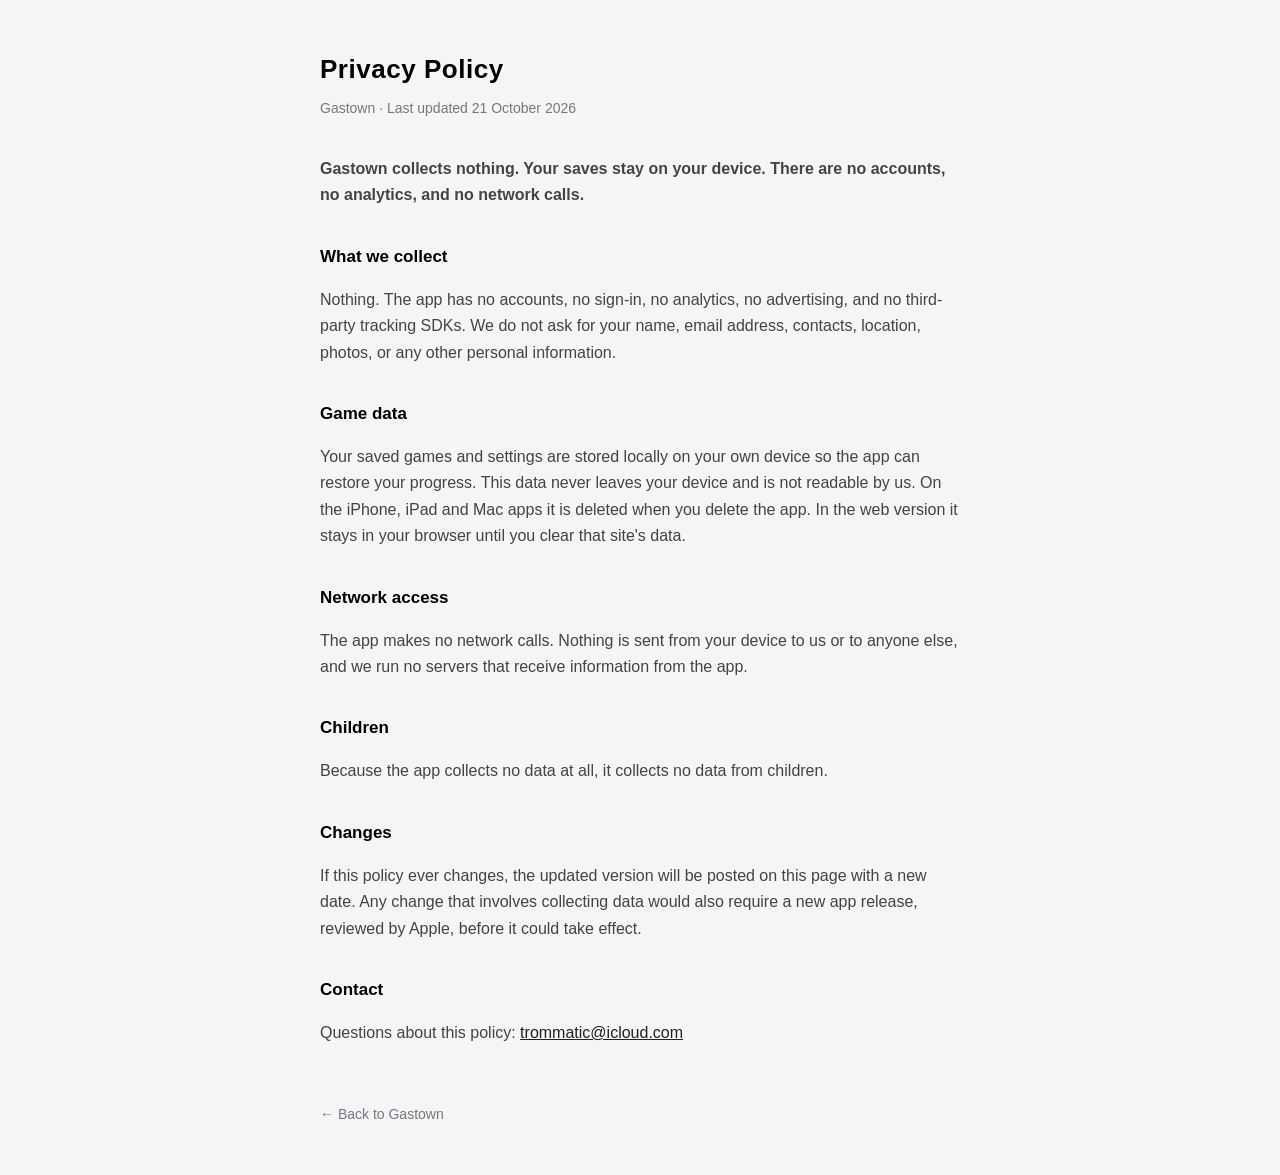
<file: web/privacy.html>
<!DOCTYPE html>
<html lang="en">
<head>
    <meta charset="UTF-8">
    <meta name="viewport" content="width=device-width, initial-scale=1.0">
    <title>Gastown Privacy Policy</title>
    <link rel="icon" href="icon.svg" type="image/svg+xml">
    <style>
:root{color-scheme:light dark}
        body {
            margin: 0;
            padding: 48px 20px;
            background: light-dark(#f5f5f7,#0d0d0f);
            color: light-dark(#222,#d8d8dc);
            font: 16px/1.65 -apple-system, BlinkMacSystemFont, "Segoe UI", Helvetica, Arial, sans-serif;
        }
        main { max-width: 640px; margin: 0 auto; }
        h1 { font-size: 26px; letter-spacing: .02em; color: light-dark(#000,#fff); margin: 0 0 6px; }
        .updated { color: #77777f; font-size: 14px; margin: 0 0 36px; }
        h2 { font-size: 17px; color: light-dark(#000,#fff); margin: 34px 0 10px; }
        p, li { color: light-dark(#444,#b4b4bc); }
        ul { padding-left: 20px; }
        li { margin-bottom: 6px; }
        a { color: light-dark(#222,#d8d8dc); }
        .back { display: inline-block; margin-top: 40px; color: #77777f; font-size: 14px; text-decoration: none; }
        .back:hover { color: light-dark(#222,#d8d8dc); }
    </style>
</head>
<body>
<main>
    <h1>Privacy Policy</h1>
    <p class="updated">Gastown · Last updated 21 October 2026</p>

    <p><strong>Gastown collects nothing. Your saves stay on your device. There are no accounts, no analytics, and no network calls.</strong></p>

    <h2>What we collect</h2>
    <p>Nothing. The app has no accounts, no sign-in, no analytics, no advertising, and no third-party
       tracking SDKs. We do not ask for your name, email address, contacts, location, photos, or
       any other personal information.</p>

    <h2>Game data</h2>
    <p>Your saved games and settings are stored locally on your own device so the app can restore
       your progress. This data never leaves your device and is not readable by us. On the iPhone,
       iPad and Mac apps it is deleted when you delete the app. In the web version it stays in your
       browser until you clear that site's data.</p>

    <h2>Network access</h2>
    <p>The app makes no network calls. Nothing is sent from your device to us or to anyone else, and
       we run no servers that receive information from the app.</p>

    <h2>Children</h2>
    <p>Because the app collects no data at all, it collects no data from children.</p>

    <h2>Changes</h2>
    <p>If this policy ever changes, the updated version will be posted on this page with a new date.
       Any change that involves collecting data would also require a new app release, reviewed by
       Apple, before it could take effect.</p>

    <h2>Contact</h2>
    <p>Questions about this policy: <a href="mailto:trommatic@icloud.com">trommatic@icloud.com</a></p>

    <a class="back" href="/">← Back to Gastown</a>
</main>
</body>
</html>
</file>
<file: landing/tokens.css>
/* Gastown design tokens, same system as the Hermes landing: 8 point grid, one radius set, 48 point capsule controls.
   The brand blue (brand/tokens.css) is the only colour Gastown owns. Light #3d7bff, deep #0b2f8a. */

:root {
  /* colour */
  --accent: #0b2f8a;          /* actions and links; deep brand blue, AA on paper */
  --accent-light: #3d7bff;    /* icon gradient top */
  --accent-deep: #0b2f8a;     /* icon gradient bottom */
  --btn: #0b2f8a;             /* solid buttons, white label */
  --frame: #0b2f8a;           /* the thin frame down the window edges */
  --band: #0b2f8a;            /* full-bleed blue sections */
  --band-sub: #d6e0fa;        /* secondary text on the band, AA */
  --band-art: #7ea3ff;        /* halftone photographs on the band */
  --band-line: rgba(255, 255, 255, .22);
  --ring: color-mix(in srgb, var(--accent) 30%, transparent);
  --bg: #ffffff;
  --surface: #f5f5f7;
  --line: #d2d2d7;
  --text: #1d1d1f;
  --sub: #5f5f66;

  /* type */
  --display: var(--font);    /* the system font everywhere, bold (Joshua 2026-11-01) */
  --font: -apple-system, BlinkMacSystemFont, "SF Pro Text", "Helvetica Neue", Helvetica, Arial, sans-serif;
  --size-body: 17px;          /* 24 line */
  --size-footnote: 13px;      /* 16 line */

  /* space: the 8 point grid */
  --sp-1: 4px; --sp-2: 8px; --sp-3: 12px; --sp-4: 16px; --sp-5: 24px; --sp-6: 32px; --sp-7: 48px; --sp-8: 64px; --sp-9: 96px;
  --measure: 680px;
  --wrap: 1120px;

  /* shape */
  --control: 48px;
  --r-card: 28px;
  --r-group: 20px;
  --r-pill: 999px;
  --r-sq: 2px;                /* landing buttons and panels */
  --r-icon: 22.5%;
  --motion: .2s ease;
  color-scheme: light dark;
}

@media (prefers-color-scheme: dark) {
  :root {
    --accent: #6c9bff;
    --btn: #2a63e9;
    --frame: #2a63e9;
    --band: #0b2f8a;
    --band-sub: #c9d6fb;
    --band-art: #6f98ff;
    --bg: #05070d;            /* near black, a breath of blue */
    --surface: #10131c;
    --line: #272c3a;
    --text: #f5f5f7;
    --sub: #a4a9b8;
  }
}
</file>
<file: landing/landing.css>
/* Gastown landing, built on the Hermes landing system: a near-black page in a thin blue frame, giant thin condensed caps,
   tiny caps labels, small square buttons, all in the bold system font, and one full-bleed blue band where an old photograph of New York sits in halftone.
   Every colour, both faces and the radii come from tokens.css. */
:root {
  --scan: repeating-linear-gradient(to bottom, #000 0 1.5px, transparent 1.5px 3px);  /* scanlines for the engravings */
  /* film grain: white fractal noise, laid over every blue surface */
  --grain: url("data:image/svg+xml,%3Csvg xmlns='http://www.w3.org/2000/svg' width='180' height='180'%3E%3Cfilter id='n'%3E%3CfeTurbulence type='fractalNoise' baseFrequency='.85' numOctaves='3' stitchTiles='stitch'/%3E%3CfeColorMatrix values='0 0 0 0 1 0 0 0 0 1 0 0 0 0 1 .28 0 0 0 -.06'/%3E%3C/filter%3E%3Crect width='100%25' height='100%25' filter='url(%23n)'/%3E%3C/svg%3E");
}
/* Halftone art: each image is a dot mask (art/*.png, dithered from public domain works), tinted with --band-art */
.art { position: relative; overflow: hidden; background: var(--grain), var(--band); }
.art::before { content: ""; position: absolute; inset: -9% 0; transform: translate3d(0, var(--ty, 0px), 0); background: var(--band-art); -webkit-mask: var(--img) center / cover no-repeat; mask: var(--img) center / cover no-repeat; }
* { box-sizing: border-box; margin: 0; }
html { scroll-behavior: smooth; }
body { font-family: var(--font); font-size: var(--size-body); line-height: 24px; color: var(--text); background: var(--bg); -webkit-font-smoothing: antialiased; }
a { color: inherit; }
code { font-size: .9em; padding: 2px 6px; border-radius: var(--r-sq); background: var(--surface); }
.wrap { max-width: var(--wrap); margin: 0 auto; padding: 0 var(--sp-5); }
.center { text-align: center; }

h1, h2, h3, .label { font-family: var(--display); }
h1, h2, h3 { text-wrap: balance; }
/* the wing, in the accent, over a section title */
.wing { display: block; width: 56px; height: 56px; margin: 0 auto var(--sp-4); background: var(--accent); -webkit-mask: url(mark.svg) center / contain no-repeat; mask: url(mark.svg) center / contain no-repeat; }
h1 { font-size: clamp(60px, 11vw, 168px); line-height: .92; font-weight: 700; text-transform: uppercase; letter-spacing: -.03em; }
/* the hero leads with the line that sells; the nav and label carry the name */
.hero-h1 { font-size: clamp(40px, 7vw, 104px); line-height: .95; text-transform: none; letter-spacing: -.035em; max-width: 1000px; margin: 0 auto; }
h2 { font-size: clamp(40px, 6vw, 88px); line-height: .95; font-weight: 700; text-transform: uppercase; letter-spacing: -.025em; }
h3 { font-size: 28px; line-height: 32px; font-weight: 600; letter-spacing: -.01em; }
.label { font-size: 13px; line-height: 16px; font-weight: 600; letter-spacing: .08em; text-transform: uppercase; color: var(--sub); margin-bottom: var(--sp-4); }

.btn { white-space: nowrap; height: 40px; padding: 0 var(--sp-4); border-radius: var(--r-sq); display: inline-flex; align-items: center; font-family: var(--display); font-weight: 600; font-size: 14px; letter-spacing: .08em; text-transform: uppercase; text-decoration: none; border: 1px solid transparent; transition: background var(--motion), color var(--motion), border-color var(--motion); }
.btn-solid { background: var(--btn); color: #fff; }
.btn-solid:hover { background: color-mix(in srgb, var(--btn) 82%, #fff); }
.btn-ghost { background: var(--surface); color: var(--text); border-color: var(--line); }
.btn-ghost:hover { border-color: var(--text); }
.btn:focus-visible, .foot-cols a:focus-visible, .nav-brand:focus-visible, .nav-links a:focus-visible { outline: 3px solid var(--ring); outline-offset: 2px; }

.nav { position: sticky; top: 0; z-index: 10; display: grid; grid-template-columns: 1fr auto 1fr; align-items: center; gap: var(--sp-5); height: 56px; padding: 0 var(--sp-5); background: color-mix(in srgb, var(--bg) 88%, transparent); backdrop-filter: blur(20px); -webkit-backdrop-filter: blur(20px); border-bottom: 1px solid var(--line); }
.nav-brand { display: flex; align-items: center; gap: var(--sp-2); font-family: var(--display); font-weight: 700; font-size: 20px; letter-spacing: .08em; text-transform: uppercase; text-decoration: none; }
.nav-brand img { width: 28px; height: 28px; border-radius: var(--r-icon); }
.nav-links { display: flex; gap: var(--sp-5); font-family: var(--display); font-weight: 600; font-size: 15px; letter-spacing: .08em; text-transform: uppercase; }
.nav-links a { text-decoration: none; color: var(--sub); }
.nav-links a:hover { color: var(--text); }
.nav-brand { grid-column: 2; }
.nav-end .btn { transition: opacity .2s, visibility .2s; }
.nav.cta-off .nav-end .btn { opacity: 0; visibility: hidden; }
.nav-end { grid-column: 3; justify-self: end; display: flex; align-items: center; gap: var(--sp-5); }
/* the thin blue frame down both edges of the window */
@media (min-width: 900px) { body::after { content: ""; position: fixed; inset: 0; border-inline: 4px solid var(--frame); pointer-events: none; z-index: 30; } }

.hero { position: relative; isolation: isolate; overflow: hidden; display: grid; align-items: center; min-height: calc(100svh - 56px); padding: var(--sp-9) 0; background: #05070d; color: #fff; }
.hero-bg { position: absolute; inset: 0; z-index: -1; overflow: hidden; }
/* the film, a little oversize so the parallax drift never shows an edge, under a dark wash that lets the type read */
.hero-video { position: absolute; left: 0; top: -12%; width: 100%; height: 124%; object-fit: cover; will-change: transform; }
.hero-bg::after { content: ""; position: absolute; inset: 0; background: linear-gradient(to bottom, rgba(5,7,13,.72), rgba(5,7,13,.5) 45%, rgba(5,7,13,.86)); }
.hero .label, .hero .lead, .hero .fine { color: rgba(255,255,255,.78); }
.hero .btn-ghost { background: rgba(255,255,255,.1); border-color: rgba(255,255,255,.4); color: #fff; backdrop-filter: blur(8px); -webkit-backdrop-filter: blur(8px); }
.hero .btn-ghost:hover { border-color: #fff; }
.hero-copy { position: relative; z-index: 1; will-change: transform, opacity; }
/* melt the film into the page, so parallax never shows a hard edge */
.hero::after { content: ""; position: absolute; left: 0; right: 0; bottom: 0; height: 28%; z-index: 0; pointer-events: none; background: linear-gradient(transparent, var(--bg)); }
.store-bar { display: flex; align-items: center; justify-content: center; gap: var(--sp-3); min-height: 48px; padding: var(--sp-1) var(--sp-4); background: #000; color: #fff; text-decoration: none; font-size: 14px; }
.store-bar img { display: block; height: 32px; width: auto; }
.store-bar:hover span { text-decoration: underline; }
/* iPhone and iPad already get Safari's smart App Store banner (meta apple-itunes-app), so the bar is desktop only. */
@media (hover: none) { .store-bar { display: none; } }
.store-badge { display: inline-flex; align-items: center; height: 40px; }
.store-badge img { display: block; height: 40px; width: auto; }
.lead { max-width: 560px; margin: var(--sp-6) auto 0; color: var(--sub); }
.cta { display: flex; flex-wrap: wrap; gap: var(--sp-2); margin-top: var(--sp-6); }
.center .cta { justify-content: center; }
.fine { margin-top: var(--sp-3); font-size: var(--size-footnote); line-height: 16px; color: var(--sub); }


/* the stage: halftone art under the film */
.stage { position: relative; overflow: hidden; background: var(--grain), var(--band); padding: clamp(24px, 6vw, 96px) clamp(12px, 7vw, 128px); }
.stage-art { position: absolute; inset: 0; }

/* The blue band: the engraving in scanlines beside the section head, then the six features as ruled cells */
.band { margin: 0 clamp(0px, 3vw, 44px); background: var(--grain), var(--band); color: #fff; overflow: hidden; }
.band .label { color: var(--band-sub); }
.band-head { text-align: center; }
.band-art { aspect-ratio: 19 / 10; max-height: 86vh; width: 100%; background: none; }
.band-copy { position: relative; margin-top: -10vw; padding: 0 var(--sp-5) var(--sp-9); }
.band-copy h2 { font-size: clamp(44px, 8vw, 128px); line-height: .92; }
.band-copy p:last-child { margin: var(--sp-6) auto 0; max-width: 480px; color: var(--band-sub); }
.frows { border-top: 1px solid var(--band-line); }
.frow { display: grid; grid-template-columns: 1fr 1fr; align-items: center; border-bottom: 1px solid var(--band-line); }
.frow .art { aspect-ratio: 3 / 2; background: var(--grain), color-mix(in srgb, #fff 6%, var(--band)); }
.frow:nth-child(even) .art { order: 2; }
.frow > div:not(.art) { padding: var(--sp-7) clamp(24px, 6vw, 96px); max-width: 560px; }
.frow h3 { font-size: clamp(30px, 3vw, 44px); line-height: 1.05; font-weight: 600; }
.frow p:last-child { margin-top: var(--sp-4); color: var(--band-sub); }
.cells { display: grid; grid-template-columns: repeat(3, 1fr); border-top: 1px solid var(--band-line); }
.cell { padding: var(--sp-6) var(--sp-6) var(--sp-7); border-right: 1px solid var(--band-line); border-bottom: 1px solid var(--band-line); }
.cell:nth-child(3n) { border-right: 0; }
.cell:nth-last-child(-n+3) { border-bottom: 0; }
.cell .label { margin-bottom: var(--sp-5); }
.cell p:last-child { margin-top: var(--sp-3); color: var(--band-sub); font-size: 15px; line-height: 22px; }

.sec { padding: var(--sp-9) 0; }
.body { color: var(--sub); margin-top: var(--sp-5); max-width: 560px; }
.center .body { margin-left: auto; margin-right: auto; }

/* a real run: the playthrough video on a second halftone stage */
.film-stage { margin-top: var(--sp-7); }
.film-stage .film { position: relative; max-width: 960px; margin: 0 auto; border-radius: 4px; overflow: hidden; border: 1px solid var(--line); background: #000; }
.film-stage video { display: block; width: 100%; height: auto; }

.plats { border-top: 1px solid var(--line); }
.plat-row { display: flex; flex-wrap: wrap; justify-content: center; gap: var(--sp-4); margin-top: var(--sp-7); }
.plat-row > div { flex: 1 1 280px; max-width: 440px; padding: var(--sp-6); border-radius: 4px; border: 1px solid var(--line); display: grid; gap: var(--sp-2); justify-items: center; }
.plat-row small { font-family: var(--display); font-size: 14px; letter-spacing: .08em; text-transform: uppercase; color: var(--sub); }
.plat-row b { font-family: var(--display); font-weight: 700; font-size: 34px; line-height: 40px; text-transform: uppercase; letter-spacing: -.02em; }
.plat-row p { color: var(--sub); font-size: 15px; line-height: 22px; margin-bottom: var(--sp-3); }

/* Footer: brand and link columns, the engraved band of Hermes' things, one fine line */
.foot { text-align: center; padding: var(--sp-8) var(--sp-4) var(--sp-5); background: var(--bg); overflow: hidden; border-top: 1px solid var(--line); }
.foot-top { max-width: var(--wrap); margin: 0 auto; padding: 0 var(--sp-4); display: flex; flex-wrap: wrap; justify-content: space-between; gap: var(--sp-7); text-align: left; }
.foot-brand { display: grid; gap: var(--sp-2); align-content: start; }
.foot-brand img { border-radius: var(--r-icon); }
.foot-brand b { font-family: var(--display); font-weight: 700; font-size: 32px; line-height: 36px; text-transform: uppercase; letter-spacing: -.02em; }
.foot-brand p { color: var(--sub); font-size: 15px; }
.foot-cols { display: flex; flex-wrap: wrap; gap: var(--sp-8); }
.foot-cols div { display: grid; gap: var(--sp-2); align-content: start; }
.foot-cols .label { margin-bottom: var(--sp-2); }
.foot-cols a { color: var(--text); text-decoration: none; font-size: 15px; }
.foot-cols a:hover { color: var(--accent); }
.word-band { color: var(--accent); position: relative; width: 100vw; margin: var(--sp-6) 0 0 calc(50% - 50vw); height: clamp(120px, 16vw, 220px); }
.word-canvas { position: absolute; inset: 0; width: 100%; height: 100%; display: none; }
.word-band.live .word-canvas { display: block; }
.legal { margin-top: var(--sp-2); font-size: var(--size-footnote); line-height: 16px; color: var(--sub); text-wrap: balance; }

/* Privacy page: the same nav and footer, then one reading column */
.docs { max-width: var(--wrap); margin: 0 auto; padding: var(--sp-8) var(--sp-5) var(--sp-9); }
.doc { max-width: 720px; display: grid; gap: var(--sp-8); }
.doc section { display: grid; gap: var(--sp-4); justify-items: start; scroll-margin-top: 88px; }
.doc h2 { font-size: clamp(44px, 5vw, 72px); margin-bottom: var(--sp-2); }
.doc .label { margin-bottom: 0; }
.doc p { color: var(--sub); }
.doc a:not(.btn) { color: var(--accent); }
.privacy { max-width: 760px; }
.doc-h1 { font-size: clamp(56px, 8vw, 104px); line-height: .95; margin-bottom: var(--sp-3); }
.legal a { color: inherit; }

.js .reveal { opacity: 0; transform: translateY(16px); transition: opacity .5s ease, transform .5s ease; }
.js .reveal.in { opacity: 1; transform: none; }

@media (max-width: 900px) {
  .frow { grid-template-columns: 1fr; }
  .frow:nth-child(even) .art { order: 0; }
  .frow > div:not(.art) { padding: var(--sp-6) var(--sp-5) var(--sp-7); }
  .band-copy { margin-top: -14vw; }
  .cells { grid-template-columns: 1fr 1fr; }
  .cell, .cell:nth-child(3n), .cell:nth-last-child(-n+3) { border-right: 1px solid var(--band-line); border-bottom: 1px solid var(--band-line); }
  .cell:nth-child(2n) { border-right: 0; }
  .cell:nth-last-child(-n+2) { border-bottom: 0; }
  }
@media (max-width: 600px) {
  .nav-links { display: none; }
  .nav { gap: var(--sp-3); padding: 0 var(--sp-4); }
  .wrap { padding: 0 var(--sp-4); }
  .hero { padding-top: var(--sp-8); }
  .cells { grid-template-columns: 1fr; }
  .cell, .cell:nth-child(2n), .cell:nth-child(3n), .cell:nth-last-child(-n+2) { border-right: 0; border-bottom: 1px solid var(--band-line); padding: var(--sp-5); }
  .cell:last-child { border-bottom: 0; }
  .word-band { height: 140px; }
  .foot-cols { gap: var(--sp-6); }
}
@media (prefers-reduced-motion: reduce) {
  html { scroll-behavior: auto; }
  .hero-video { top: 0; height: 100%; transform: none !important; }
  .hero-copy { transform: none !important; opacity: 1 !important; }
  .art::before { transform: none; inset: 0; }
  .js .reveal { opacity: 1; transform: none; transition: none; }
  .btn { transition: none; }
}
@media (max-width: 600px) { .nav { grid-template-columns: auto 1fr; } .nav-brand { grid-column: 1; } .nav-end { grid-column: 2; justify-self: end; } }
</file>
<file: web/style.css>
/* Gastown -- Apple Liquid Glass UI */

/* Light is the base palette. Every color token is defined here, so no color's
   only definition lives inside a media query. Dark redefines only what changes. */
:root {
    --bg:           #ececee;
    --glass:        rgba(255,255,255,0.70);
    --glass-heavy:  rgba(255,255,255,0.85);
    --glass-hover:  rgba(0,0,0,0.04);
    --border:       rgba(0,0,0,0.12);
    --border-light: rgba(0,0,0,0.08);
    --chrome:       rgba(0,0,0,0.22);
    --scrim:        rgba(255,255,255,0.55);
    --scrim-heavy:  rgba(255,255,255,0.70);
    --skyline:      rgba(0,0,0,0.07);
    --dot:          rgba(0,0,0,0.15);
    --blur:         blur(20px);
    --blur-heavy:   blur(40px);
    --accent:       #0071e3;
  --link: #0067cf;
    --accent-light: #0058b0;
    --on-accent:    #ffffff;
    --text-1:       rgba(0,0,0,0.90);
    --text-2:       rgba(0,0,0,0.58);
    --text-3:       rgba(0,0,0,0.38);
    --green:        #248a3d;
    --yellow:       #8a6300;
    --orange:       #c25e00;
    --red:          #d70015;
    --pink:         #c9134a;
    --cyan:         #00699e;
    --radius:       12px;
    --radius-sm:    8px;
    --radius-xs:    6px;
    --radius-pill:  100px;
    --font:         -apple-system,BlinkMacSystemFont,'SF Pro Display','SF Pro Text',system-ui,sans-serif;
    --font-chill:   ui-rounded,'SF Pro Rounded','Nunito','Varela Round',system-ui,sans-serif;
    --font-mono:    var(--font);
    --spring:       cubic-bezier(0.34,1.56,0.64,1);
}

/* Dark: system preference, unless the player explicitly chose light. */
@media (prefers-color-scheme: dark) {
    :root:not([data-theme="light"]) {
        --bg:           #0a0a0c;
    --link: #0f7ae5;
        --glass:        rgba(255,255,255,0.08);
        --glass-heavy:  rgba(255,255,255,0.12);
        --glass-hover:  rgba(255,255,255,0.06);
        --border:       rgba(255,255,255,0.18);
        --border-light: rgba(255,255,255,0.10);
        --chrome:       rgba(255,255,255,0.28);
        --scrim:        rgba(0,0,0,0.40);
        --scrim-heavy:  rgba(0,0,0,0.55);
        --skyline:      rgba(255,255,255,0.05);
        --dot:          rgba(255,255,255,0.15);
        --accent-light: #2997ff;
        --text-1:       rgba(255,255,255,0.92);
        --text-2:       rgba(255,255,255,0.55);
        --text-3:       rgba(255,255,255,0.35);
        --green:        #30d158;
        --yellow:       #ffd60a;
        --orange:       #ff9f0a;
        --red:          #ff453a;
        --pink:         #ff375f;
        --cyan:         #64d2ff;
    }
}

/* Dark: explicit player choice, so the toggle wins in both directions. */
:root[data-theme="dark"] {
    --bg:           #0a0a0c;
    --glass:        rgba(255,255,255,0.08);
    --glass-heavy:  rgba(255,255,255,0.12);
    --glass-hover:  rgba(255,255,255,0.06);
    --border:       rgba(255,255,255,0.18);
    --border-light: rgba(255,255,255,0.10);
    --chrome:       rgba(255,255,255,0.28);
    --scrim:        rgba(0,0,0,0.40);
    --scrim-heavy:  rgba(0,0,0,0.55);
    --skyline:      rgba(255,255,255,0.05);
    --dot:          rgba(255,255,255,0.15);
    --accent-light: #2997ff;
    --text-1:       rgba(255,255,255,0.92);
    --text-2:       rgba(255,255,255,0.55);
    --text-3:       rgba(255,255,255,0.35);
    --green:        #30d158;
    --yellow:       #ffd60a;
    --orange:       #ff9f0a;
    --red:          #ff453a;
    --pink:         #ff375f;
    --cyan:         #64d2ff;
}

* { margin:0; padding:0; box-sizing:border-box; }
button { font-family:inherit; }

body {
    background: var(--bg);
    color: var(--text-1);
    font-family: var(--font);
    overflow: hidden;
    width: 100vw;
    height: 100vh;
    -webkit-font-smoothing: antialiased;
    -moz-osx-font-smoothing: grayscale;
}

canvas#game {
    position: fixed;
    top:0; left:0;
    width:100%; height:100%;
    display:block;
}

/* ---- Panel corner chrome ---- */

.corners { position:relative; }
.corners::before {
    content:'';
    position:absolute;
    top:4px; left:4px;
    width:8px; height:8px;
    border-top:1px solid var(--chrome);
    border-left:1px solid var(--chrome);
    pointer-events:none;
    z-index:1;
}
.corners::after {
    content:'';
    position:absolute;
    bottom:4px; right:4px;
    width:8px; height:8px;
    border-bottom:1px solid var(--chrome);
    border-right:1px solid var(--chrome);
    pointer-events:none;
    z-index:1;
}

/* ---- Menu Screen ---- */

#menu {
    position:fixed;
    top:0; left:0;
    width:100%; height:100%;
    z-index:100;
    /* ponytail: scrim over the live demo game rendering behind the menu */
    background:color-mix(in srgb, var(--bg) 72%, transparent);
    backdrop-filter:blur(2px);
    display:flex;
    flex-direction:column;
    align-items:center;
    justify-content:center;
    gap:16px;
    overflow:hidden;
}

#skyline-bg {
    position:absolute;
    bottom:0; left:0; right:0;
    pointer-events:none;
    line-height:0;
}
#skyline-bg svg {
    width:100%;
    height:auto;
    display:block;
}

.menu-title {
    font-size:clamp(36px,8vw,56px);
    font-weight:700;
    color:var(--text-1);
    letter-spacing:-0.02em;
    line-height:1;
    position:relative;
}

.menu-subtitle {
    font-size:clamp(13px,3vw,16px);
    font-weight:500;
    color:var(--accent-light);
    letter-spacing:0.15em;
    text-transform:uppercase;
    margin-bottom:40px;
    position:relative;
}

.difficulty-picker {
    margin-bottom:12px;
    display:flex;
    gap:8px;
    justify-content:center;
    position:relative;
}

.diff-btn {
    background:var(--glass);
    border:1px solid var(--border);
    color:var(--text-2);
    padding:5px 14px;
    font:600 11px/1 var(--font);
    letter-spacing:0.08em;
    cursor:pointer;
    border-radius:var(--radius-xs);
    transition:background 0.15s,color 0.15s,border-color 0.15s;
}
.diff-btn.selected {
    background:var(--glass-heavy);
    color:var(--text-1);
    border-color:var(--chrome);
}

.theme-toggle {
    position:absolute;
    top:16px; right:16px;
    background:var(--glass);
    border:1px solid var(--border);
    color:var(--text-2);
    font:600 11px/1 var(--font);
    letter-spacing:0.08em;
    text-transform:uppercase;
    padding:7px 14px;
    border-radius:var(--radius-pill);
    cursor:pointer;
    transition:background 0.15s,color 0.15s;
}
.theme-toggle:hover { background:var(--glass-heavy); color:var(--text-1); }

.menu-btn {
    background:var(--accent);
    border:none;
    color:var(--on-accent);
    font-size:17px;
    font-weight:600;
    cursor:pointer;
    padding:14px 48px;
    border-radius:var(--radius-pill);
    letter-spacing:-0.01em;
    transition:transform 0.2s var(--spring),opacity 0.2s;
    position:relative;
}
.menu-btn:hover { transform:scale(1.04); opacity:0.9; }
.menu-btn:active { transform:scale(0.97); }

.menu-load-title {
    font-size:12px;
    font-weight:600;
    color:var(--text-3);
    letter-spacing:0.08em;
    text-transform:uppercase;
    margin-top:32px;
    margin-bottom:8px;
    position:relative;
}

.menu-slot-btn {
    background:var(--glass);
    border:1px solid var(--border-light);
    color:var(--text-1);
    font-size:13px;
    font-weight:500;
    cursor:pointer;
    padding:12px 20px;
    display:block;
    width:min(400px,85vw);
    text-align:left;
    border-radius:var(--radius-sm);
    transition:transform 0.2s var(--spring),background 0.2s;
    position:relative;
}
.menu-slot-btn:hover:not(:disabled):not(.empty) {
    transform:translateY(-2px);
    background:var(--glass-heavy);
}
.menu-slot-btn.empty { color:var(--text-3); cursor:default; pointer-events:none; }
.menu-slot-btn:disabled { cursor:default; opacity:0.4; }

/* ---- HUD ---- */

#hud {
    position:fixed;
    top:0; left:0;
    width:100%; height:100%;
    z-index:10;
    pointer-events:none;
    display:none;
}
#hud > * { pointer-events:auto; }

/* Resource Bar */

#resource-bar {
    position:absolute;
    top:12px; left:12px; right:12px;
    display:flex;
    align-items:center;
    gap:4px;
    padding:8px 14px;
    background:var(--glass);
    backdrop-filter:var(--blur);
    -webkit-backdrop-filter:var(--blur);
    border:1px solid var(--border);
    border-radius:var(--radius);
    font-size:12px;
    font-weight:500;
    font-variant-numeric:tabular-nums;
}

.res-pill {
    display:flex;
    align-items:center;
    gap:4px;
    padding:3px 9px;
    border-radius:var(--radius-pill);
    background:var(--glass-hover);
    border:1px solid var(--border-light);
    font-size:11px;
    font-family:var(--font-mono);
    white-space:nowrap;
}
.res-icon { font-size:11px; }
.res-val { font-weight:600; }
.res-label { font-size:9px; color:var(--text-3); letter-spacing:0.06em; }

/* Build Menu */

#build-menu {
    position:absolute;
    top:58px; left:12px;
    width:200px;
    padding:12px;
    background:var(--glass-heavy);
    border:1px solid var(--border);
    border-radius:var(--radius);
    display:none;
}

.hud-title {
    font-size:11px;
    font-weight:600;
    letter-spacing:0.06em;
    text-transform:uppercase;
    color:var(--text-2);
    margin-bottom:8px;
}

.build-btn {
    display:block;
    width:100%;
    text-align:left;
    background:transparent;
    border:1px solid transparent;
    color:var(--text-1);
    font-size:12px;
    font-weight:500;
    padding:8px 10px;
    cursor:pointer;
    margin-bottom:2px;
    border-radius:var(--radius-xs);
    transition:background 0.15s,transform 0.2s var(--spring);
}
.build-btn:hover { background:var(--glass-hover); transform:translateY(-1px); }
.build-btn.selected { background:rgba(0,113,227,0.2); border-color:rgba(0,113,227,0.4); }
.build-btn .cost {
    font-size:10px;
    font-family:var(--font-mono);
    color:var(--text-3);
    display:block;
    margin-top:2px;
}
.demolish-btn { color:var(--red); }
.demolish-btn.selected { background:rgba(255,69,58,0.15); border-color:rgba(255,69,58,0.3); }

/* Colonist Panel */

#colonist-panel {
    position:absolute;
    top:58px; right:12px;
    width:240px;
    padding:14px;
    background:var(--glass-heavy);
    border:1px solid var(--border);
    border-radius:var(--radius);
    display:none;
}

.panel-header {
    display:flex;
    justify-content:space-between;
    align-items:center;
}

.trait-badge {
    font-size:10px;
    font-weight:600;
    color:var(--pink);
    padding:3px 8px;
    background:rgba(255,55,95,0.12);
    border-radius:var(--radius-pill);
    margin-top:6px;
    display:inline-block;
}

.need-row {
    display:flex;
    align-items:center;
    gap:6px;
    margin:3px 0;
}

.need-label {
    font-size:10px;
    font-family:var(--font-mono);
    color:var(--text-2);
    width:30px;
}

.bar-bg {
    flex:1;
    height:4px;
    background:var(--glass);
    border-radius:2px;
    overflow:hidden;
}

.bar-fill {
    height:100%;
    border-radius:2px;
    transform-origin:left;
    transition:transform 0.3s ease;
    will-change:transform;
}

.need-val {
    font-size:10px;
    font-family:var(--font-mono);
    color:var(--text-3);
    width:25px;
    text-align:right;
}

.stat-dots { display:flex; gap:2px; flex:1; }
.stat-dot { width:12px; height:4px; background:var(--glass); border-radius:2px; }
.stat-dot.filled { background:var(--accent-light); }

.job-buttons { display:flex; gap:4px; margin-top:6px; }

.job-btn {
    background:var(--glass-hover);
    border:none;
    color:var(--text-2);
    font-size:10px;
    font-weight:600;
    padding:5px 10px;
    cursor:pointer;
    border-radius:var(--radius-xs);
    transition:transform 0.2s var(--spring),background 0.15s;
}
.job-btn:hover { transform:scale(1.05); background:var(--glass); }
.job-btn.active { background:var(--accent); color:var(--on-accent); }

/* Game Log */

#game-log {
    position:absolute;
    bottom:64px; left:12px;
    width:260px;
    max-height:56px;
    overflow:hidden;
    padding:8px 12px;
    background:var(--glass);
    border:1px solid var(--border-light);
    border-radius:var(--radius-sm);
    font-size:10px;
    font-family:var(--font-mono);
    color:var(--text-2);
    line-height:1.5;
    -webkit-mask-image:linear-gradient(transparent,black 35%);
    mask-image:linear-gradient(transparent,black 35%);
}

/* Time Display */

#time-display {
    position:absolute;
    bottom:64px; right:12px;
    font-size:11px;
    font-family:var(--font-mono);
    font-weight:500;
    font-variant-numeric:tabular-nums;
    color:var(--text-3);
    padding:6px 10px;
    background:var(--glass);
    border:1px solid var(--border-light);
    border-radius:var(--radius-xs);
}

/* Minimap */

#minimap-container {
    position:absolute;
    bottom:96px; right:12px;
}

#minimap-container::before {
    content:'MINIMAP';
    position:absolute;
    top:6px; left:8px;
    font-size:8px;
    font-family:var(--font-mono);
    color:var(--text-3);
    letter-spacing:0.1em;
    z-index:1;
    pointer-events:none;
}

canvas#minimap {
    width:140px; height:140px;
    border:1px solid var(--border);
    border-radius:var(--radius-sm);
    cursor:pointer;
    display:block;
}

/* Pause Overlay */

#pause-overlay {
    position:fixed;
    top:0; left:0;
    width:100%; height:100%;
    background:var(--scrim);
    backdrop-filter:blur(8px);
    -webkit-backdrop-filter:blur(8px);
    display:none;
    align-items:center;
    justify-content:center;
    z-index:20;
    pointer-events:none;
}

.pause-card {
    background:var(--glass-heavy);
    backdrop-filter:blur(24px);
    -webkit-backdrop-filter:blur(24px);
    border:1px solid var(--border);
    border-radius:20px;
    padding:36px 48px;
    display:flex;
    flex-direction:column;
    align-items:center;
    gap:10px;
    pointer-events:auto;
}

.pause-title {
    font-size:32px;
    font-weight:700;
    color:var(--text-1);
    letter-spacing:-0.02em;
    margin-bottom:8px;
}

.pause-action-btn {
    background:var(--glass);
    border:1px solid var(--border);
    color:var(--text-1);
    font-size:14px;
    font-weight:600;
    padding:10px 0;
    cursor:pointer;
    border-radius:var(--radius-pill);
    width:200px;
    text-align:center;
    transition:transform 0.2s var(--spring),background 0.15s;
    font-family:var(--font);
}
.pause-action-btn:hover { transform:translateY(-2px); background:var(--glass-heavy); }
.pause-action-btn.primary { background:var(--accent); border-color:transparent; color:var(--on-accent); }
.pause-action-btn.danger { color:var(--red); border-color:rgba(255,69,58,0.3); }

/* Save Indicator */

#save-indicator {
    position:fixed;
    top:56px; right:12px;
    padding:8px 16px;
    background:var(--glass);
    border:1px solid rgba(48,209,88,0.3);
    border-radius:var(--radius-pill);
    color:var(--green);
    font-size:12px;
    font-weight:600;
    z-index:30;
    display:none;
    animation:saveIn 0.3s var(--spring);
}

@keyframes saveIn {
    from { opacity:0; transform:translateY(-8px) scale(0.95); }
    to { opacity:1; transform:translateY(0) scale(1); }
}

/* Settings — slide-in panel from right */

#settings-overlay {
    position:fixed;
    top:0; left:0;
    width:100%; height:100%;
    background:var(--scrim);
    display:none;
    align-items:stretch;
    justify-content:flex-end;
    z-index:50;
}

.settings-panel {
    width:300px;
    height:100%;
    overflow-y:auto;
    padding:28px;
    background:rgba(10,10,12,0.96);
    backdrop-filter:blur(24px);
    -webkit-backdrop-filter:blur(24px);
    border-left:1px solid var(--border);
    animation:slideInRight 0.25s var(--spring);
}

@keyframes slideInRight {
    from { transform:translateX(100%); }
    to { transform:translateX(0); }
}

.ctrl-row {
    display:flex;
    align-items:center;
    font-size:12px;
    margin:6px 0;
    color:var(--text-2);
}

.ctrl-key {
    width:120px;
    font-weight:600;
    font-family:var(--font-mono);
    font-size:11px;
    color:var(--accent-light);
}

.save-row {
    display:flex;
    justify-content:space-between;
    align-items:center;
    margin:8px 0;
}

.save-btn {
    background:var(--accent);
    border:none;
    color:var(--on-accent);
    font-size:11px;
    font-weight:600;
    padding:5px 14px;
    cursor:pointer;
    border-radius:var(--radius-pill);
    transition:transform 0.2s var(--spring),opacity 0.15s;
}
.save-btn:hover { transform:scale(1.05); opacity:0.9; }

/* Tutorial Overlay */

#tutorial-overlay {
    position:fixed;
    top:0; left:0;
    width:100%; height:100%;
    background:var(--scrim-heavy);
    backdrop-filter:blur(8px);
    -webkit-backdrop-filter:blur(8px);
    display:none;
    align-items:center;
    justify-content:center;
    z-index:60;
}

.tutorial-panel {
    max-width:min(440px,90vw);
    padding:28px;
    background:var(--glass-heavy);
    border:1px solid var(--border);
    border-radius:20px;
    display:flex;
    flex-direction:column;
    gap:16px;
    cursor:pointer;
}

.tut-header { display:flex; justify-content:space-between; align-items:center; }

.tut-skip {
    background:var(--glass-hover);
    border:none;
    color:var(--text-2);
    font-size:11px;
    font-weight:600;
    cursor:pointer;
    padding:4px 12px;
    border-radius:var(--radius-pill);
    transition:background 0.15s;
}
.tut-skip:hover { background:var(--glass); }

.tut-hint {
    font-size:12px;
    color:var(--accent-light);
    text-align:center;
    font-weight:500;
    animation:pulse 2s ease-in-out infinite;
}

@keyframes pulse {
    0%,100% { opacity:1; }
    50% { opacity:0.4; }
}

.tut-dots { display:flex; gap:6px; justify-content:center; }

.tut-dot {
    width:6px; height:6px;
    border-radius:50%;
    background:var(--dot);
    transition:background 0.2s;
}
.tut-dot.active { background:var(--accent); }

hr { border:none; border-top:1px solid var(--border-light); margin:8px 0; }

/* HUD utility classes */

.hud-yellow { color:var(--yellow); font-weight:600; }
.hud-cyan { color:var(--cyan); font-weight:700; }
.hud-pink { color:var(--pink); font-weight:600; }
.hud-muted { color:var(--text-3); }
.hud-muted-sm { font-size:10px; color:var(--text-3); }
.hud-section-title { font-size:12px; font-weight:600; color:var(--yellow); }
.hud-big-title { font-size:28px; font-weight:700; color:var(--cyan); }
.hud-panel-name { color:var(--yellow); font-weight:600; }
.hud-panel-level { color:var(--cyan); font-weight:600; }

/* Reduced motion */

@media (prefers-reduced-motion:reduce) {
    *,*::before,*::after {
        animation-duration:0.01ms !important;
        transition-duration:0.01ms !important;
    }
}

/* Mobile adjustments */

@media (max-width:600px) {
    #resource-bar {
        top:8px; left:8px; right:8px;
        gap:4px; padding:6px 10px; font-size:10px;
        border-radius:var(--radius-sm);
        backdrop-filter:none; -webkit-backdrop-filter:none;
        background:rgba(10,10,12,0.92);
    }
    #build-menu, #colonist-panel {
        backdrop-filter:none; -webkit-backdrop-filter:none;
        background:rgba(10,10,12,0.92);
    }
    #build-menu { top:50px; left:8px; width:170px; padding:10px; }
    #colonist-panel { top:50px; right:8px; width:200px; padding:10px; }
    #game-log { bottom:56px; left:8px; width:220px; font-size:9px; }
    canvas#minimap { width:100px; height:100px; }
    .settings-panel { width:100%; }
}

/* Player Profile */

#player-profile {
    position:absolute;
    top:12px; right:12px;
    background:var(--glass);
    backdrop-filter:var(--blur);
    -webkit-backdrop-filter:var(--blur);
    border:1px solid var(--border-light);
    border-radius:var(--radius-sm);
    padding:10px 14px;
    min-width:180px;
    z-index:10;
}
.pp-title { font-weight:700; font-size:13px; color:var(--yellow); margin-bottom:4px; }
.pp-xp-track { height:4px; background:var(--glass); border-radius:2px; overflow:hidden; margin-bottom:4px; }
.pp-xp-fill { height:100%; background:var(--yellow); border-radius:2px; transition:width 0.4s ease; }
.pp-stats { font-size:10px; color:var(--text-2); font-family:var(--font-mono); }
.pp-quests { font-size:10px; color: var(--link, var(--accent)); margin-top:4px; cursor:pointer; }
.pp-quests:hover { text-decoration:underline; }

/* Quest Board */

#quest-board {
    position:absolute;
    top:50%; left:50%;
    transform:translate(-50%,-50%);
    background:rgba(10,10,12,0.94);
    backdrop-filter:blur(30px);
    -webkit-backdrop-filter:blur(30px);
    border:1px solid var(--border);
    border-radius:var(--radius);
    padding:16px;
    width:340px;
    max-height:70vh;
    overflow-y:auto;
    z-index:50;
}
.qb-header { font-weight:700; font-size:13px; letter-spacing:0.1em; color:var(--text-1); display:flex; justify-content:space-between; align-items:center; margin-bottom:8px; }
.qb-close { cursor:pointer; color:var(--text-3); font-size:14px; padding:4px; }
.qb-close:hover { color:var(--red); }
.qb-add { text-align:center; padding:8px; border:1px dashed var(--border-light); border-radius:8px; color:var(--text-2); font-size:11px; cursor:pointer; margin-bottom:8px; letter-spacing:0.08em; }
.qb-add:hover { border-color: var(--link, var(--accent)); color: var(--link, var(--accent)); }
.qb-form { margin-bottom:12px; display:flex; flex-direction:column; gap:6px; }
.qb-input { background:var(--glass-hover); border:1px solid var(--border-light); border-radius:6px; padding:8px 10px; color:var(--text-1); font-size:12px; outline:none; }
.qb-input:focus { border-color: var(--link, var(--accent)); }
.qb-row { display:flex; gap:6px; }
.qb-select { flex:1; background:var(--glass-hover); border:1px solid var(--border-light); border-radius:6px; padding:6px; color:var(--text-1); font-size:11px; }
.qb-btn { flex:1; padding:8px; background:var(--accent); border:none; border-radius:6px; color:var(--on-accent); font-size:11px; font-weight:600; cursor:pointer; letter-spacing:0.06em; }
.qb-btn.dim { background:var(--glass-hover); color:var(--text-2); }
.qb-btn:hover { opacity:0.85; }
.qb-section { font-size:10px; letter-spacing:0.12em; color:var(--text-3); margin:10px 0 4px; }
.qb-quest { display:flex; align-items:center; gap:8px; padding:6px 8px; background:var(--glass-hover); border-radius:6px; margin-bottom:3px; }
.qb-quest.done { opacity:0.4; }
.qb-rank { font-weight:700; font-size:12px; width:18px; text-align:center; }
.qb-name { flex:1; font-size:12px; color:var(--text-1); }
.qb-xp { font-size:10px; color:var(--yellow); font-family:var(--font-mono); }
.qb-complete { cursor:pointer; color:var(--green); font-size:14px; padding:2px 6px; border-radius:4px; }
.qb-complete:hover { background:rgba(48,209,88,0.15); }

/* Toast */

#toast-msg {
    position:fixed;
    bottom:80px; left:50%;
    transform:translateX(-50%);
    background:rgba(255,214,10,0.15);
    backdrop-filter:blur(20px);
    -webkit-backdrop-filter:blur(20px);
    border:1px solid rgba(255,214,10,0.3);
    border-radius:var(--radius-pill);
    padding:8px 24px;
    color:var(--yellow);
    font-size:13px;
    font-weight:600;
    z-index:200;
    transition:opacity 0.3s ease;
    pointer-events:none;
}

/* Splash: chill rounded type, three plain buttons */
#menu, #menu button { font-family:var(--font-chill); }
.menu-title { font-weight:800; letter-spacing:-0.01em; }
.menu-subtitle { margin-bottom:28px; letter-spacing:0.12em; }
.menu-btn { min-width:220px; }
.menu-btn-soft { background:var(--glass); color:var(--text-1); border:1px solid var(--border); }
.menu-panel { position:relative; text-align:center; max-height:40vh; overflow:auto; }
.menu-panel[hidden] { display:none; }
.menu-panel .menu-load-title { margin-top:12px; }
.howto { display:flex; flex-direction:column; gap:6px; font-size:14px; color:var(--text-2); line-height:1.35; }
.howto b { color:var(--text-1); }
</file>
